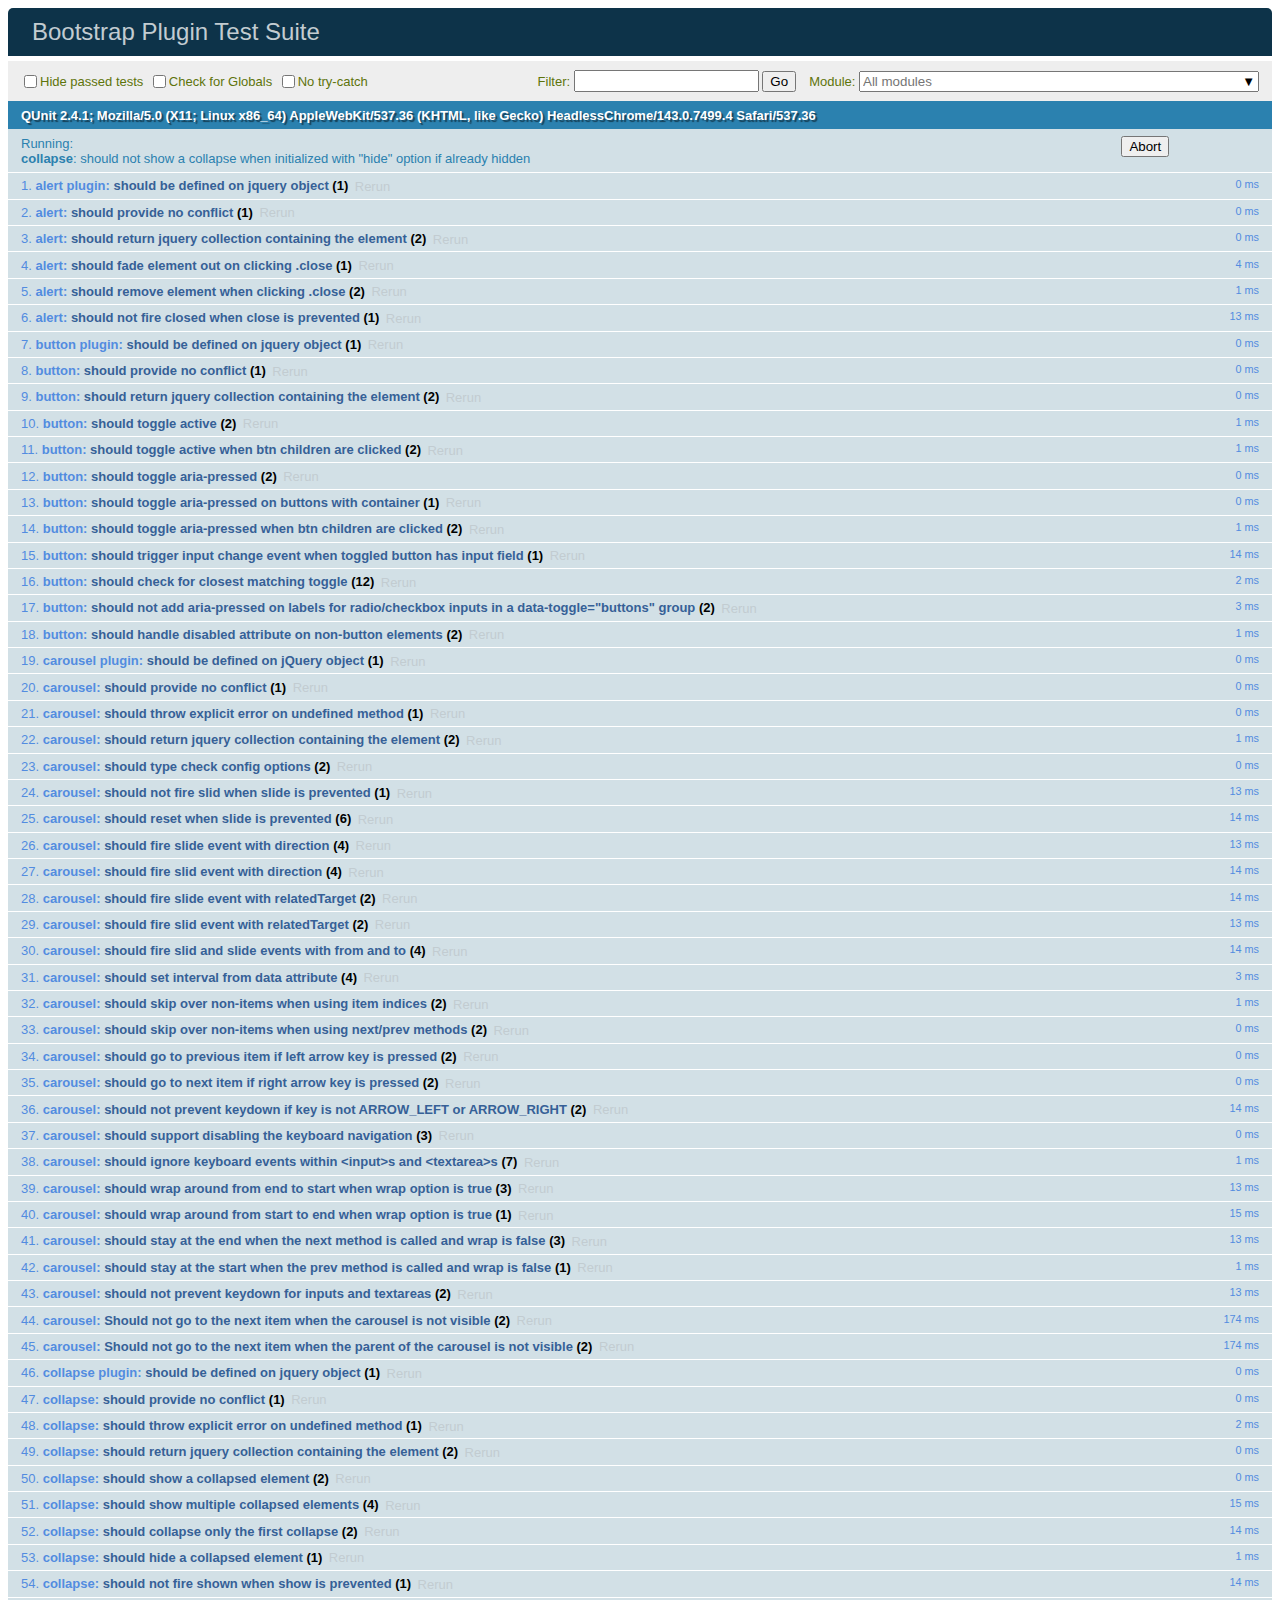
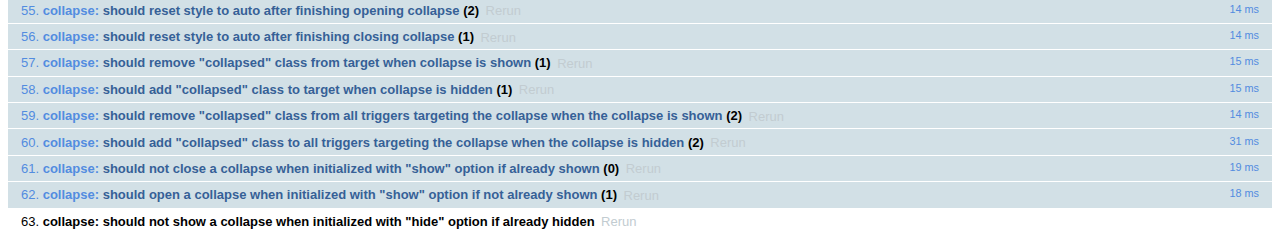
<file: src/main/resources/bootstrap-4.0.0/js/tests/index.html>
<!doctype html>
<html lang="en">
  <head>
    <meta charset="utf-8">
    <meta name="viewport" content="width=device-width, initial-scale=1, shrink-to-fit=no">
    <title>Bootstrap Plugin Test Suite</title>

    <!-- jQuery -->
    <script>
      (function () {
        var path = '../../assets/js/vendor/jquery-slim.min.js'
        // get jquery param from the query string.
        var jQueryVersion = location.search.match(/[?&]jquery=(.*?)(?=&|$)/)

        // If a version was specified, use that version from our vendor folder
        if (jQueryVersion) {
          path = 'vendor/jquery-' + jQueryVersion[1] + '.min.js'
        }
        document.write('<script src="' + path + '"><\/script>')
      }())
    </script>
    <script src="../../assets/js/vendor/popper.min.js"></script>

    <!-- QUnit -->
    <link rel="stylesheet" href="vendor/qunit.css" media="screen">
    <script src="vendor/qunit.js"></script>

    <script>
      // Disable jQuery event aliases to ensure we don't accidentally use any of them
      [
        'blur',
        'focus',
        'focusin',
        'focusout',
        'resize',
        'scroll',
        'click',
        'dblclick',
        'mousedown',
        'mouseup',
        'mousemove',
        'mouseover',
        'mouseout',
        'mouseenter',
        'mouseleave',
        'change',
        'select',
        'submit',
        'keydown',
        'keypress',
        'keyup',
        'contextmenu'
      ].forEach(function(eventAlias) {
        $.fn[eventAlias] = function() {
          throw new Error('Using the ".' + eventAlias + '()" method is not allowed, so that Bootstrap can be compatible with custom jQuery builds which exclude the "event aliases" module that defines said method. See https://github.com/twbs/bootstrap/blob/master/CONTRIBUTING.md#js')
        }
      })

      // Require assert.expect in each test
      QUnit.config.requireExpects = true

      // See https://github.com/axemclion/grunt-saucelabs#test-result-details-with-qunit
      var log = []
      var testName

      QUnit.done(function(testResults) {
        var tests = []
        for (var i = 0; i < log.length; i++) {
          var details = log[i]
          tests.push({
            name: details.name,
            result: details.result,
            expected: details.expected,
            actual: details.actual,
            source: details.source
          })
        }
        testResults.tests = tests

        window.global_test_results = testResults
      })

      QUnit.testStart(function(testDetails) {
        QUnit.log(function(details) {
          if (!details.result) {
            details.name = testDetails.name
            log.push(details)
          }
        })
      })

      // Display fixture on-screen on iOS to avoid false positives
      // See https://github.com/twbs/bootstrap/pull/15955
      if (/iPhone|iPad|iPod/.test(navigator.userAgent)) {
        QUnit.begin(function() {
          $('#qunit-fixture').css({ top: 0, left: 0 })
        })

        QUnit.done(function() {
          $('#qunit-fixture').css({ top: '', left: '' })
        })
      }
    </script>

    <!-- Transpiled Plugins -->
    <script src="../dist/util.js"></script>
    <script src="../dist/alert.js"></script>
    <script src="../dist/button.js"></script>
    <script src="../dist/carousel.js"></script>
    <script src="../dist/collapse.js"></script>
    <script src="../dist/dropdown.js"></script>
    <script src="../dist/modal.js"></script>
    <script src="../dist/scrollspy.js"></script>
    <script src="../dist/tab.js"></script>
    <script src="../dist/tooltip.js"></script>
    <script src="../dist/popover.js"></script>

    <!-- Unit Tests -->
    <script src="unit/alert.js"></script>
    <script src="unit/button.js"></script>
    <script src="unit/carousel.js"></script>
    <script src="unit/collapse.js"></script>
    <script src="unit/dropdown.js"></script>
    <script src="unit/modal.js"></script>
    <script src="unit/scrollspy.js"></script>
    <script src="unit/tab.js"></script>
    <script src="unit/tooltip.js"></script>
    <script src="unit/popover.js"></script>
    <script src="unit/util.js"></script>
  </head>
  <body>
    <div id="qunit-container">
      <div id="qunit"></div>
      <div id="qunit-fixture"></div>
    </div>
  </body>
</html>
</file>
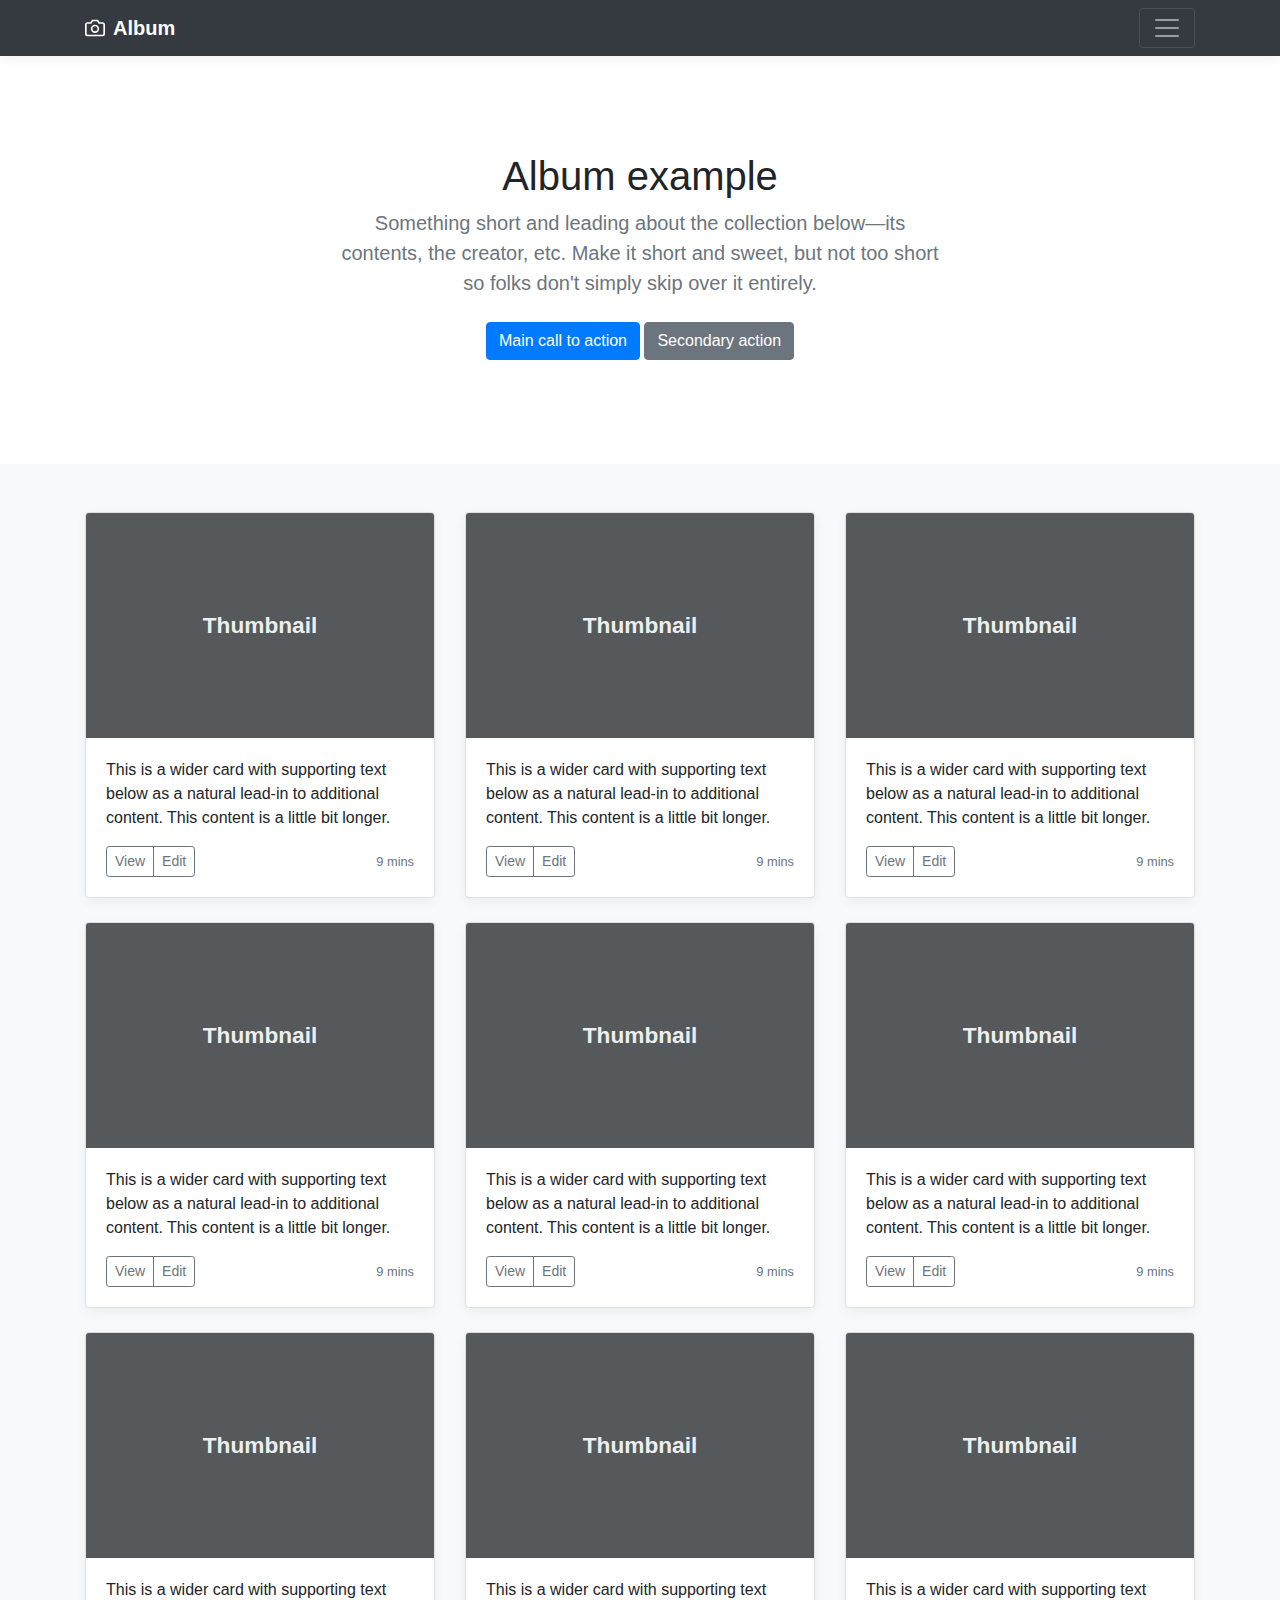
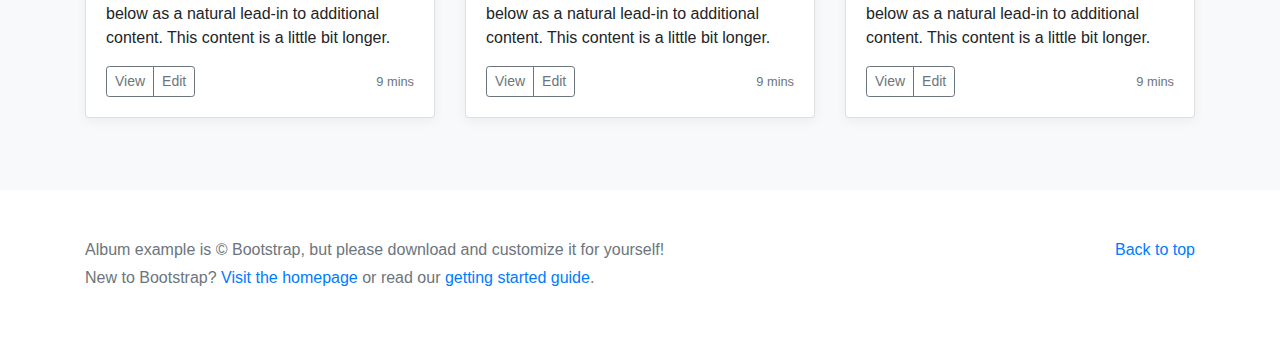
<file: src/main/resources/bootstrap-4.0.0/docs/4.0/examples/album/index.html>
<!doctype html>
<html lang="en">
  <head>
    <meta charset="utf-8">
    <meta name="viewport" content="width=device-width, initial-scale=1, shrink-to-fit=no">
    <meta name="description" content="">
    <meta name="author" content="">
    <link rel="icon" href="../../../../favicon.ico">

    <title>Album example for Bootstrap</title>

    <!-- Bootstrap core CSS -->
    <link href="../../../../dist/css/bootstrap.min.css" rel="stylesheet">

    <!-- Custom styles for this template -->
    <link href="album.css" rel="stylesheet">
  </head>

  <body>

    <header>
      <div class="collapse bg-dark" id="navbarHeader">
        <div class="container">
          <div class="row">
            <div class="col-sm-8 col-md-7 py-4">
              <h4 class="text-white">About</h4>
              <p class="text-muted">Add some information about the album below, the author, or any other background context. Make it a few sentences long so folks can pick up some informative tidbits. Then, link them off to some social networking sites or contact information.</p>
            </div>
            <div class="col-sm-4 offset-md-1 py-4">
              <h4 class="text-white">Contact</h4>
              <ul class="list-unstyled">
                <li><a href="#" class="text-white">Follow on Twitter</a></li>
                <li><a href="#" class="text-white">Like on Facebook</a></li>
                <li><a href="#" class="text-white">Email me</a></li>
              </ul>
            </div>
          </div>
        </div>
      </div>
      <div class="navbar navbar-dark bg-dark box-shadow">
        <div class="container d-flex justify-content-between">
          <a href="#" class="navbar-brand d-flex align-items-center">
            <svg xmlns="http://www.w3.org/2000/svg" width="20" height="20" viewBox="0 0 24 24" fill="none" stroke="currentColor" stroke-width="2" stroke-linecap="round" stroke-linejoin="round" class="mr-2"><path d="M23 19a2 2 0 0 1-2 2H3a2 2 0 0 1-2-2V8a2 2 0 0 1 2-2h4l2-3h6l2 3h4a2 2 0 0 1 2 2z"></path><circle cx="12" cy="13" r="4"></circle></svg>
            <strong>Album</strong>
          </a>
          <button class="navbar-toggler" type="button" data-toggle="collapse" data-target="#navbarHeader" aria-controls="navbarHeader" aria-expanded="false" aria-label="Toggle navigation">
            <span class="navbar-toggler-icon"></span>
          </button>
        </div>
      </div>
    </header>

    <main role="main">

      <section class="jumbotron text-center">
        <div class="container">
          <h1 class="jumbotron-heading">Album example</h1>
          <p class="lead text-muted">Something short and leading about the collection below—its contents, the creator, etc. Make it short and sweet, but not too short so folks don't simply skip over it entirely.</p>
          <p>
            <a href="#" class="btn btn-primary my-2">Main call to action</a>
            <a href="#" class="btn btn-secondary my-2">Secondary action</a>
          </p>
        </div>
      </section>

      <div class="album py-5 bg-light">
        <div class="container">

          <div class="row">
            <div class="col-md-4">
              <div class="card mb-4 box-shadow">
                <img class="card-img-top" data-src="holder.js/100px225?theme=thumb&bg=55595c&fg=eceeef&text=Thumbnail" alt="Card image cap">
                <div class="card-body">
                  <p class="card-text">This is a wider card with supporting text below as a natural lead-in to additional content. This content is a little bit longer.</p>
                  <div class="d-flex justify-content-between align-items-center">
                    <div class="btn-group">
                      <button type="button" class="btn btn-sm btn-outline-secondary">View</button>
                      <button type="button" class="btn btn-sm btn-outline-secondary">Edit</button>
                    </div>
                    <small class="text-muted">9 mins</small>
                  </div>
                </div>
              </div>
            </div>
            <div class="col-md-4">
              <div class="card mb-4 box-shadow">
                <img class="card-img-top" data-src="holder.js/100px225?theme=thumb&bg=55595c&fg=eceeef&text=Thumbnail" alt="Card image cap">
                <div class="card-body">
                  <p class="card-text">This is a wider card with supporting text below as a natural lead-in to additional content. This content is a little bit longer.</p>
                  <div class="d-flex justify-content-between align-items-center">
                    <div class="btn-group">
                      <button type="button" class="btn btn-sm btn-outline-secondary">View</button>
                      <button type="button" class="btn btn-sm btn-outline-secondary">Edit</button>
                    </div>
                    <small class="text-muted">9 mins</small>
                  </div>
                </div>
              </div>
            </div>
            <div class="col-md-4">
              <div class="card mb-4 box-shadow">
                <img class="card-img-top" data-src="holder.js/100px225?theme=thumb&bg=55595c&fg=eceeef&text=Thumbnail" alt="Card image cap">
                <div class="card-body">
                  <p class="card-text">This is a wider card with supporting text below as a natural lead-in to additional content. This content is a little bit longer.</p>
                  <div class="d-flex justify-content-between align-items-center">
                    <div class="btn-group">
                      <button type="button" class="btn btn-sm btn-outline-secondary">View</button>
                      <button type="button" class="btn btn-sm btn-outline-secondary">Edit</button>
                    </div>
                    <small class="text-muted">9 mins</small>
                  </div>
                </div>
              </div>
            </div>

            <div class="col-md-4">
              <div class="card mb-4 box-shadow">
                <img class="card-img-top" data-src="holder.js/100px225?theme=thumb&bg=55595c&fg=eceeef&text=Thumbnail" alt="Card image cap">
                <div class="card-body">
                  <p class="card-text">This is a wider card with supporting text below as a natural lead-in to additional content. This content is a little bit longer.</p>
                  <div class="d-flex justify-content-between align-items-center">
                    <div class="btn-group">
                      <button type="button" class="btn btn-sm btn-outline-secondary">View</button>
                      <button type="button" class="btn btn-sm btn-outline-secondary">Edit</button>
                    </div>
                    <small class="text-muted">9 mins</small>
                  </div>
                </div>
              </div>
            </div>
            <div class="col-md-4">
              <div class="card mb-4 box-shadow">
                <img class="card-img-top" data-src="holder.js/100px225?theme=thumb&bg=55595c&fg=eceeef&text=Thumbnail" alt="Card image cap">
                <div class="card-body">
                  <p class="card-text">This is a wider card with supporting text below as a natural lead-in to additional content. This content is a little bit longer.</p>
                  <div class="d-flex justify-content-between align-items-center">
                    <div class="btn-group">
                      <button type="button" class="btn btn-sm btn-outline-secondary">View</button>
                      <button type="button" class="btn btn-sm btn-outline-secondary">Edit</button>
                    </div>
                    <small class="text-muted">9 mins</small>
                  </div>
                </div>
              </div>
            </div>
            <div class="col-md-4">
              <div class="card mb-4 box-shadow">
                <img class="card-img-top" data-src="holder.js/100px225?theme=thumb&bg=55595c&fg=eceeef&text=Thumbnail" alt="Card image cap">
                <div class="card-body">
                  <p class="card-text">This is a wider card with supporting text below as a natural lead-in to additional content. This content is a little bit longer.</p>
                  <div class="d-flex justify-content-between align-items-center">
                    <div class="btn-group">
                      <button type="button" class="btn btn-sm btn-outline-secondary">View</button>
                      <button type="button" class="btn btn-sm btn-outline-secondary">Edit</button>
                    </div>
                    <small class="text-muted">9 mins</small>
                  </div>
                </div>
              </div>
            </div>

            <div class="col-md-4">
              <div class="card mb-4 box-shadow">
                <img class="card-img-top" data-src="holder.js/100px225?theme=thumb&bg=55595c&fg=eceeef&text=Thumbnail" alt="Card image cap">
                <div class="card-body">
                  <p class="card-text">This is a wider card with supporting text below as a natural lead-in to additional content. This content is a little bit longer.</p>
                  <div class="d-flex justify-content-between align-items-center">
                    <div class="btn-group">
                      <button type="button" class="btn btn-sm btn-outline-secondary">View</button>
                      <button type="button" class="btn btn-sm btn-outline-secondary">Edit</button>
                    </div>
                    <small class="text-muted">9 mins</small>
                  </div>
                </div>
              </div>
            </div>
            <div class="col-md-4">
              <div class="card mb-4 box-shadow">
                <img class="card-img-top" data-src="holder.js/100px225?theme=thumb&bg=55595c&fg=eceeef&text=Thumbnail" alt="Card image cap">
                <div class="card-body">
                  <p class="card-text">This is a wider card with supporting text below as a natural lead-in to additional content. This content is a little bit longer.</p>
                  <div class="d-flex justify-content-between align-items-center">
                    <div class="btn-group">
                      <button type="button" class="btn btn-sm btn-outline-secondary">View</button>
                      <button type="button" class="btn btn-sm btn-outline-secondary">Edit</button>
                    </div>
                    <small class="text-muted">9 mins</small>
                  </div>
                </div>
              </div>
            </div>
            <div class="col-md-4">
              <div class="card mb-4 box-shadow">
                <img class="card-img-top" data-src="holder.js/100px225?theme=thumb&bg=55595c&fg=eceeef&text=Thumbnail" alt="Card image cap">
                <div class="card-body">
                  <p class="card-text">This is a wider card with supporting text below as a natural lead-in to additional content. This content is a little bit longer.</p>
                  <div class="d-flex justify-content-between align-items-center">
                    <div class="btn-group">
                      <button type="button" class="btn btn-sm btn-outline-secondary">View</button>
                      <button type="button" class="btn btn-sm btn-outline-secondary">Edit</button>
                    </div>
                    <small class="text-muted">9 mins</small>
                  </div>
                </div>
              </div>
            </div>
          </div>
        </div>
      </div>

    </main>

    <footer class="text-muted">
      <div class="container">
        <p class="float-right">
          <a href="#">Back to top</a>
        </p>
        <p>Album example is &copy; Bootstrap, but please download and customize it for yourself!</p>
        <p>New to Bootstrap? <a href="../../">Visit the homepage</a> or read our <a href="../../getting-started/">getting started guide</a>.</p>
      </div>
    </footer>

    <!-- Bootstrap core JavaScript
    ================================================== -->
    <!-- Placed at the end of the document so the pages load faster -->
    <script src="https://code.jquery.com/jquery-3.2.1.slim.min.js" integrity="sha384-KJ3o2DKtIkvYIK3UENzmM7KCkRr/rE9/Qpg6aAZGJwFDMVNA/GpGFF93hXpG5KkN" crossorigin="anonymous"></script>
    <script>window.jQuery || document.write('<script src="../../../../assets/js/vendor/jquery-slim.min.js"><\/script>')</script>
    <script src="../../../../assets/js/vendor/popper.min.js"></script>
    <script src="../../../../dist/js/bootstrap.min.js"></script>
    <script src="../../../../assets/js/vendor/holder.min.js"></script>
  </body>
</html>
</file>
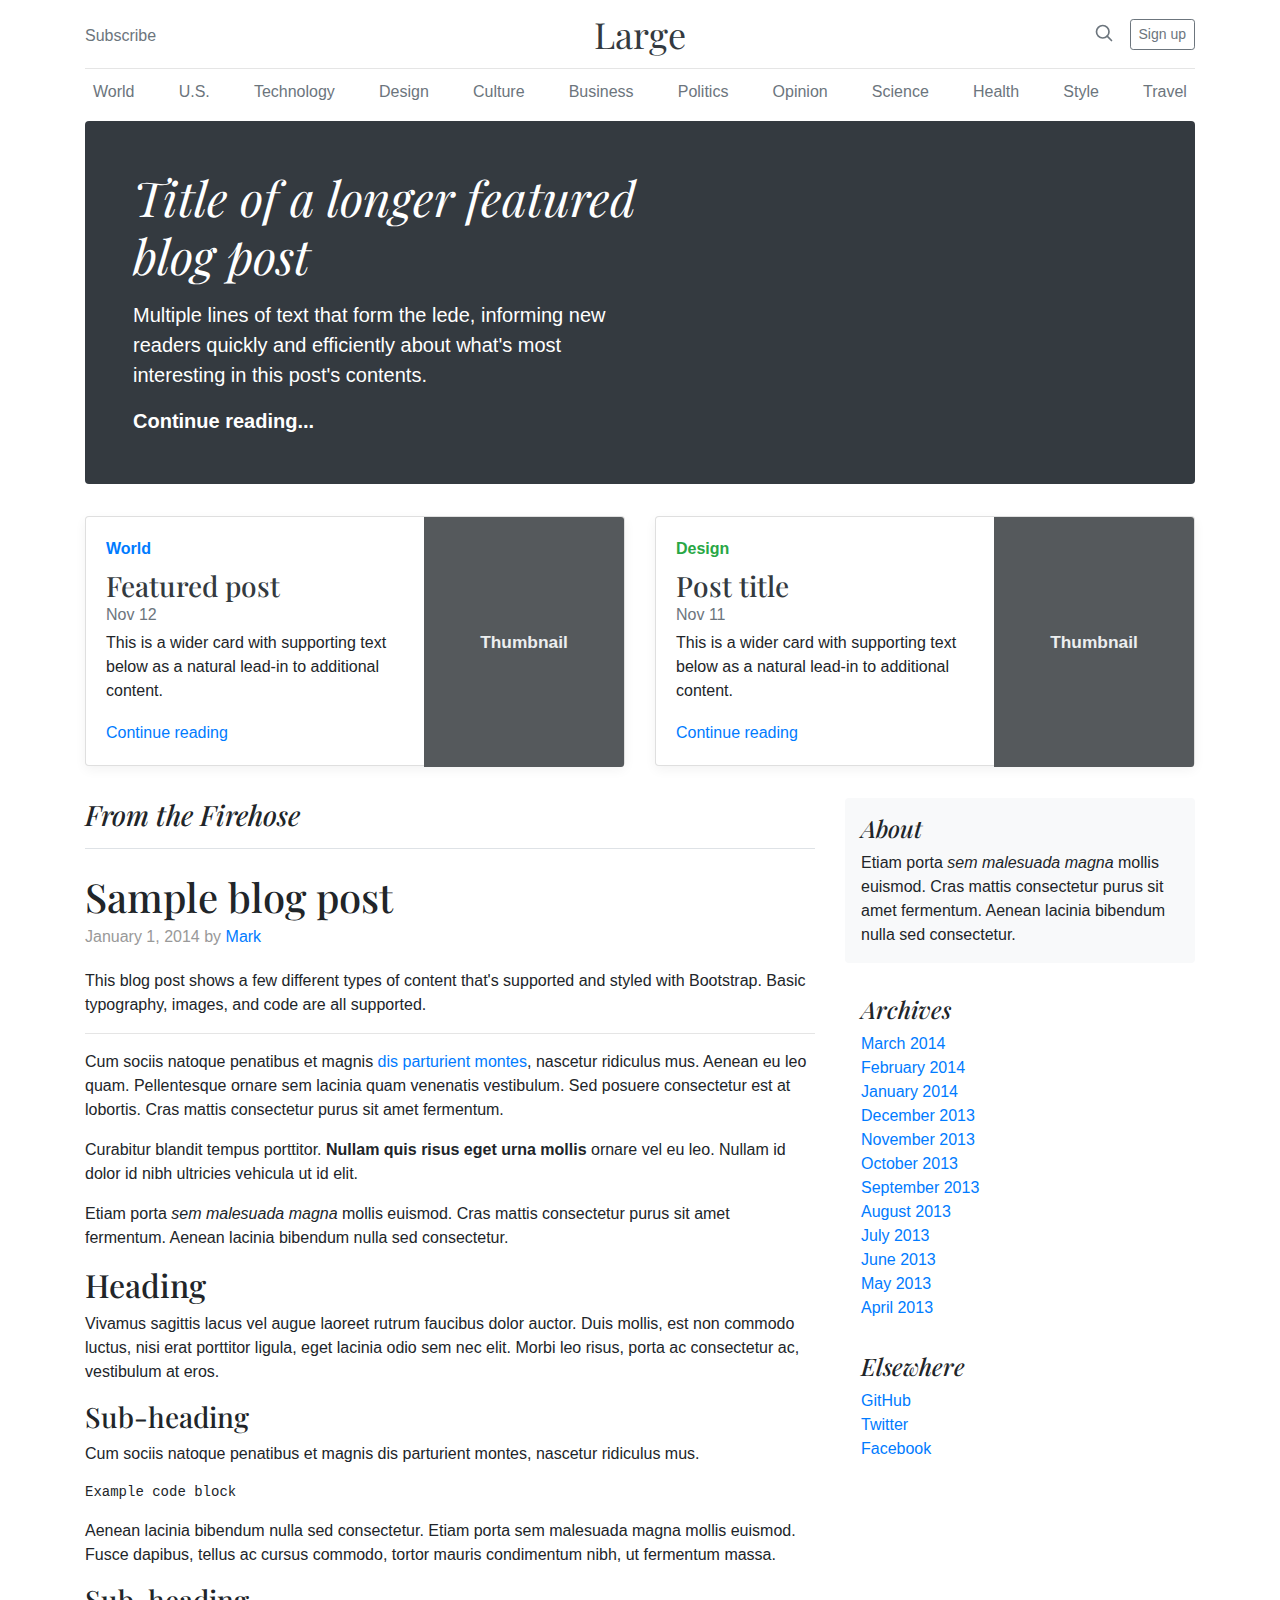
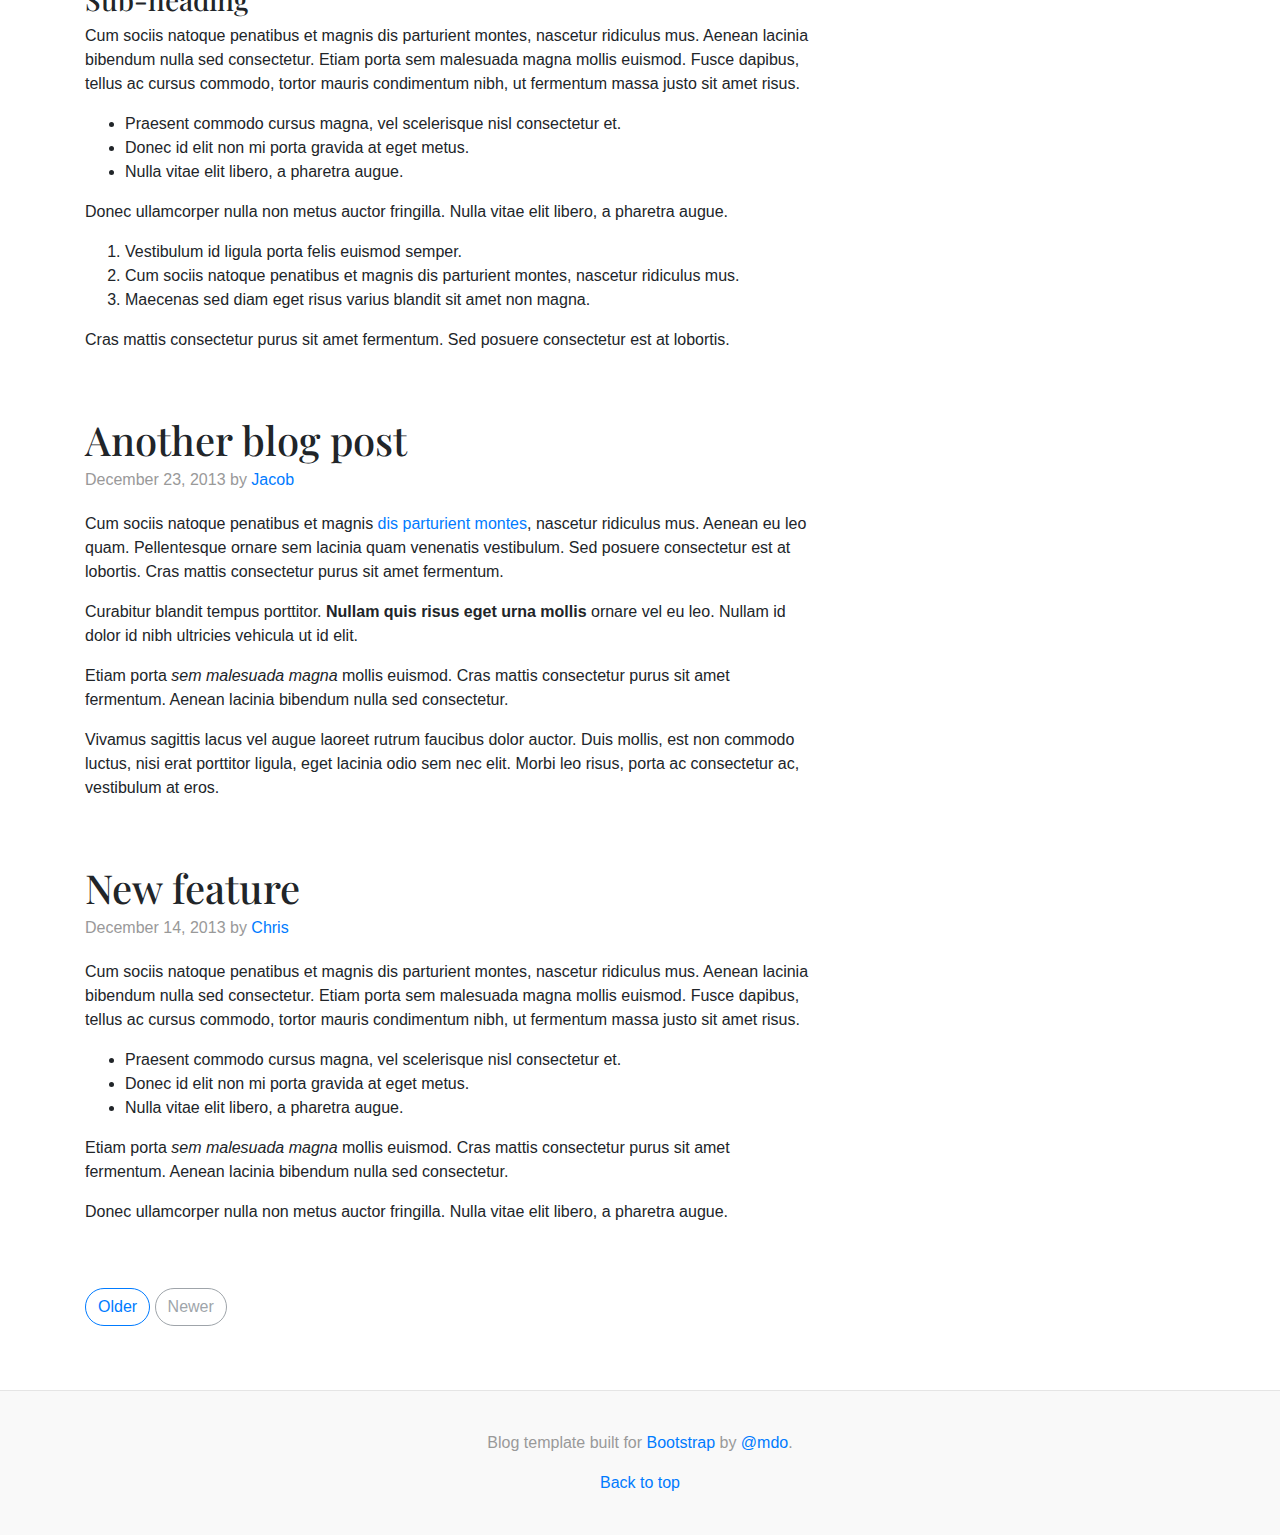
<file: src/main/resources/bootstrap-4.0.0/docs/4.0/examples/blog/index.html>
<!doctype html>
<html lang="en">
  <head>
    <meta charset="utf-8">
    <meta name="viewport" content="width=device-width, initial-scale=1, shrink-to-fit=no">
    <meta name="description" content="">
    <meta name="author" content="">
    <link rel="icon" href="../../../../favicon.ico">

    <title>Blog Template for Bootstrap</title>

    <!-- Bootstrap core CSS -->
    <link href="../../../../dist/css/bootstrap.min.css" rel="stylesheet">

    <!-- Custom styles for this template -->
    <link href="https://fonts.googleapis.com/css?family=Playfair+Display:700,900" rel="stylesheet">
    <link href="blog.css" rel="stylesheet">
  </head>

  <body>

    <div class="container">
      <header class="blog-header py-3">
        <div class="row flex-nowrap justify-content-between align-items-center">
          <div class="col-4 pt-1">
            <a class="text-muted" href="#">Subscribe</a>
          </div>
          <div class="col-4 text-center">
            <a class="blog-header-logo text-dark" href="#">Large</a>
          </div>
          <div class="col-4 d-flex justify-content-end align-items-center">
            <a class="text-muted" href="#">
              <svg xmlns="http://www.w3.org/2000/svg" width="20" height="20" viewBox="0 0 24 24" fill="none" stroke="currentColor" stroke-width="2" stroke-linecap="round" stroke-linejoin="round" class="mx-3"><circle cx="10.5" cy="10.5" r="7.5"></circle><line x1="21" y1="21" x2="15.8" y2="15.8"></line></svg>
            </a>
            <a class="btn btn-sm btn-outline-secondary" href="#">Sign up</a>
          </div>
        </div>
      </header>

      <div class="nav-scroller py-1 mb-2">
        <nav class="nav d-flex justify-content-between">
          <a class="p-2 text-muted" href="#">World</a>
          <a class="p-2 text-muted" href="#">U.S.</a>
          <a class="p-2 text-muted" href="#">Technology</a>
          <a class="p-2 text-muted" href="#">Design</a>
          <a class="p-2 text-muted" href="#">Culture</a>
          <a class="p-2 text-muted" href="#">Business</a>
          <a class="p-2 text-muted" href="#">Politics</a>
          <a class="p-2 text-muted" href="#">Opinion</a>
          <a class="p-2 text-muted" href="#">Science</a>
          <a class="p-2 text-muted" href="#">Health</a>
          <a class="p-2 text-muted" href="#">Style</a>
          <a class="p-2 text-muted" href="#">Travel</a>
        </nav>
      </div>

      <div class="jumbotron p-3 p-md-5 text-white rounded bg-dark">
        <div class="col-md-6 px-0">
          <h1 class="display-4 font-italic">Title of a longer featured blog post</h1>
          <p class="lead my-3">Multiple lines of text that form the lede, informing new readers quickly and efficiently about what's most interesting in this post's contents.</p>
          <p class="lead mb-0"><a href="#" class="text-white font-weight-bold">Continue reading...</a></p>
        </div>
      </div>

      <div class="row mb-2">
        <div class="col-md-6">
          <div class="card flex-md-row mb-4 box-shadow h-md-250">
            <div class="card-body d-flex flex-column align-items-start">
              <strong class="d-inline-block mb-2 text-primary">World</strong>
              <h3 class="mb-0">
                <a class="text-dark" href="#">Featured post</a>
              </h3>
              <div class="mb-1 text-muted">Nov 12</div>
              <p class="card-text mb-auto">This is a wider card with supporting text below as a natural lead-in to additional content.</p>
              <a href="#">Continue reading</a>
            </div>
            <img class="card-img-right flex-auto d-none d-md-block" data-src="holder.js/200x250?theme=thumb" alt="Card image cap">
          </div>
        </div>
        <div class="col-md-6">
          <div class="card flex-md-row mb-4 box-shadow h-md-250">
            <div class="card-body d-flex flex-column align-items-start">
              <strong class="d-inline-block mb-2 text-success">Design</strong>
              <h3 class="mb-0">
                <a class="text-dark" href="#">Post title</a>
              </h3>
              <div class="mb-1 text-muted">Nov 11</div>
              <p class="card-text mb-auto">This is a wider card with supporting text below as a natural lead-in to additional content.</p>
              <a href="#">Continue reading</a>
            </div>
            <img class="card-img-right flex-auto d-none d-md-block" data-src="holder.js/200x250?theme=thumb" alt="Card image cap">
          </div>
        </div>
      </div>
    </div>

    <main role="main" class="container">
      <div class="row">
        <div class="col-md-8 blog-main">
          <h3 class="pb-3 mb-4 font-italic border-bottom">
            From the Firehose
          </h3>

          <div class="blog-post">
            <h2 class="blog-post-title">Sample blog post</h2>
            <p class="blog-post-meta">January 1, 2014 by <a href="#">Mark</a></p>

            <p>This blog post shows a few different types of content that's supported and styled with Bootstrap. Basic typography, images, and code are all supported.</p>
            <hr>
            <p>Cum sociis natoque penatibus et magnis <a href="#">dis parturient montes</a>, nascetur ridiculus mus. Aenean eu leo quam. Pellentesque ornare sem lacinia quam venenatis vestibulum. Sed posuere consectetur est at lobortis. Cras mattis consectetur purus sit amet fermentum.</p>
            <blockquote>
              <p>Curabitur blandit tempus porttitor. <strong>Nullam quis risus eget urna mollis</strong> ornare vel eu leo. Nullam id dolor id nibh ultricies vehicula ut id elit.</p>
            </blockquote>
            <p>Etiam porta <em>sem malesuada magna</em> mollis euismod. Cras mattis consectetur purus sit amet fermentum. Aenean lacinia bibendum nulla sed consectetur.</p>
            <h2>Heading</h2>
            <p>Vivamus sagittis lacus vel augue laoreet rutrum faucibus dolor auctor. Duis mollis, est non commodo luctus, nisi erat porttitor ligula, eget lacinia odio sem nec elit. Morbi leo risus, porta ac consectetur ac, vestibulum at eros.</p>
            <h3>Sub-heading</h3>
            <p>Cum sociis natoque penatibus et magnis dis parturient montes, nascetur ridiculus mus.</p>
            <pre><code>Example code block</code></pre>
            <p>Aenean lacinia bibendum nulla sed consectetur. Etiam porta sem malesuada magna mollis euismod. Fusce dapibus, tellus ac cursus commodo, tortor mauris condimentum nibh, ut fermentum massa.</p>
            <h3>Sub-heading</h3>
            <p>Cum sociis natoque penatibus et magnis dis parturient montes, nascetur ridiculus mus. Aenean lacinia bibendum nulla sed consectetur. Etiam porta sem malesuada magna mollis euismod. Fusce dapibus, tellus ac cursus commodo, tortor mauris condimentum nibh, ut fermentum massa justo sit amet risus.</p>
            <ul>
              <li>Praesent commodo cursus magna, vel scelerisque nisl consectetur et.</li>
              <li>Donec id elit non mi porta gravida at eget metus.</li>
              <li>Nulla vitae elit libero, a pharetra augue.</li>
            </ul>
            <p>Donec ullamcorper nulla non metus auctor fringilla. Nulla vitae elit libero, a pharetra augue.</p>
            <ol>
              <li>Vestibulum id ligula porta felis euismod semper.</li>
              <li>Cum sociis natoque penatibus et magnis dis parturient montes, nascetur ridiculus mus.</li>
              <li>Maecenas sed diam eget risus varius blandit sit amet non magna.</li>
            </ol>
            <p>Cras mattis consectetur purus sit amet fermentum. Sed posuere consectetur est at lobortis.</p>
          </div><!-- /.blog-post -->

          <div class="blog-post">
            <h2 class="blog-post-title">Another blog post</h2>
            <p class="blog-post-meta">December 23, 2013 by <a href="#">Jacob</a></p>

            <p>Cum sociis natoque penatibus et magnis <a href="#">dis parturient montes</a>, nascetur ridiculus mus. Aenean eu leo quam. Pellentesque ornare sem lacinia quam venenatis vestibulum. Sed posuere consectetur est at lobortis. Cras mattis consectetur purus sit amet fermentum.</p>
            <blockquote>
              <p>Curabitur blandit tempus porttitor. <strong>Nullam quis risus eget urna mollis</strong> ornare vel eu leo. Nullam id dolor id nibh ultricies vehicula ut id elit.</p>
            </blockquote>
            <p>Etiam porta <em>sem malesuada magna</em> mollis euismod. Cras mattis consectetur purus sit amet fermentum. Aenean lacinia bibendum nulla sed consectetur.</p>
            <p>Vivamus sagittis lacus vel augue laoreet rutrum faucibus dolor auctor. Duis mollis, est non commodo luctus, nisi erat porttitor ligula, eget lacinia odio sem nec elit. Morbi leo risus, porta ac consectetur ac, vestibulum at eros.</p>
          </div><!-- /.blog-post -->

          <div class="blog-post">
            <h2 class="blog-post-title">New feature</h2>
            <p class="blog-post-meta">December 14, 2013 by <a href="#">Chris</a></p>

            <p>Cum sociis natoque penatibus et magnis dis parturient montes, nascetur ridiculus mus. Aenean lacinia bibendum nulla sed consectetur. Etiam porta sem malesuada magna mollis euismod. Fusce dapibus, tellus ac cursus commodo, tortor mauris condimentum nibh, ut fermentum massa justo sit amet risus.</p>
            <ul>
              <li>Praesent commodo cursus magna, vel scelerisque nisl consectetur et.</li>
              <li>Donec id elit non mi porta gravida at eget metus.</li>
              <li>Nulla vitae elit libero, a pharetra augue.</li>
            </ul>
            <p>Etiam porta <em>sem malesuada magna</em> mollis euismod. Cras mattis consectetur purus sit amet fermentum. Aenean lacinia bibendum nulla sed consectetur.</p>
            <p>Donec ullamcorper nulla non metus auctor fringilla. Nulla vitae elit libero, a pharetra augue.</p>
          </div><!-- /.blog-post -->

          <nav class="blog-pagination">
            <a class="btn btn-outline-primary" href="#">Older</a>
            <a class="btn btn-outline-secondary disabled" href="#">Newer</a>
          </nav>

        </div><!-- /.blog-main -->

        <aside class="col-md-4 blog-sidebar">
          <div class="p-3 mb-3 bg-light rounded">
            <h4 class="font-italic">About</h4>
            <p class="mb-0">Etiam porta <em>sem malesuada magna</em> mollis euismod. Cras mattis consectetur purus sit amet fermentum. Aenean lacinia bibendum nulla sed consectetur.</p>
          </div>

          <div class="p-3">
            <h4 class="font-italic">Archives</h4>
            <ol class="list-unstyled mb-0">
              <li><a href="#">March 2014</a></li>
              <li><a href="#">February 2014</a></li>
              <li><a href="#">January 2014</a></li>
              <li><a href="#">December 2013</a></li>
              <li><a href="#">November 2013</a></li>
              <li><a href="#">October 2013</a></li>
              <li><a href="#">September 2013</a></li>
              <li><a href="#">August 2013</a></li>
              <li><a href="#">July 2013</a></li>
              <li><a href="#">June 2013</a></li>
              <li><a href="#">May 2013</a></li>
              <li><a href="#">April 2013</a></li>
            </ol>
          </div>

          <div class="p-3">
            <h4 class="font-italic">Elsewhere</h4>
            <ol class="list-unstyled">
              <li><a href="#">GitHub</a></li>
              <li><a href="#">Twitter</a></li>
              <li><a href="#">Facebook</a></li>
            </ol>
          </div>
        </aside><!-- /.blog-sidebar -->

      </div><!-- /.row -->

    </main><!-- /.container -->

    <footer class="blog-footer">
      <p>Blog template built for <a href="https://getbootstrap.com/">Bootstrap</a> by <a href="https://twitter.com/mdo">@mdo</a>.</p>
      <p>
        <a href="#">Back to top</a>
      </p>
    </footer>

    <!-- Bootstrap core JavaScript
    ================================================== -->
    <!-- Placed at the end of the document so the pages load faster -->
    <script src="https://code.jquery.com/jquery-3.2.1.slim.min.js" integrity="sha384-KJ3o2DKtIkvYIK3UENzmM7KCkRr/rE9/Qpg6aAZGJwFDMVNA/GpGFF93hXpG5KkN" crossorigin="anonymous"></script>
    <script>window.jQuery || document.write('<script src="../../../../assets/js/vendor/jquery-slim.min.js"><\/script>')</script>
    <script src="../../../../assets/js/vendor/popper.min.js"></script>
    <script src="../../../../dist/js/bootstrap.min.js"></script>
    <script src="../../../../assets/js/vendor/holder.min.js"></script>
    <script>
      Holder.addTheme('thumb', {
        bg: '#55595c',
        fg: '#eceeef',
        text: 'Thumbnail'
      });
    </script>
  </body>
</html>
</file>
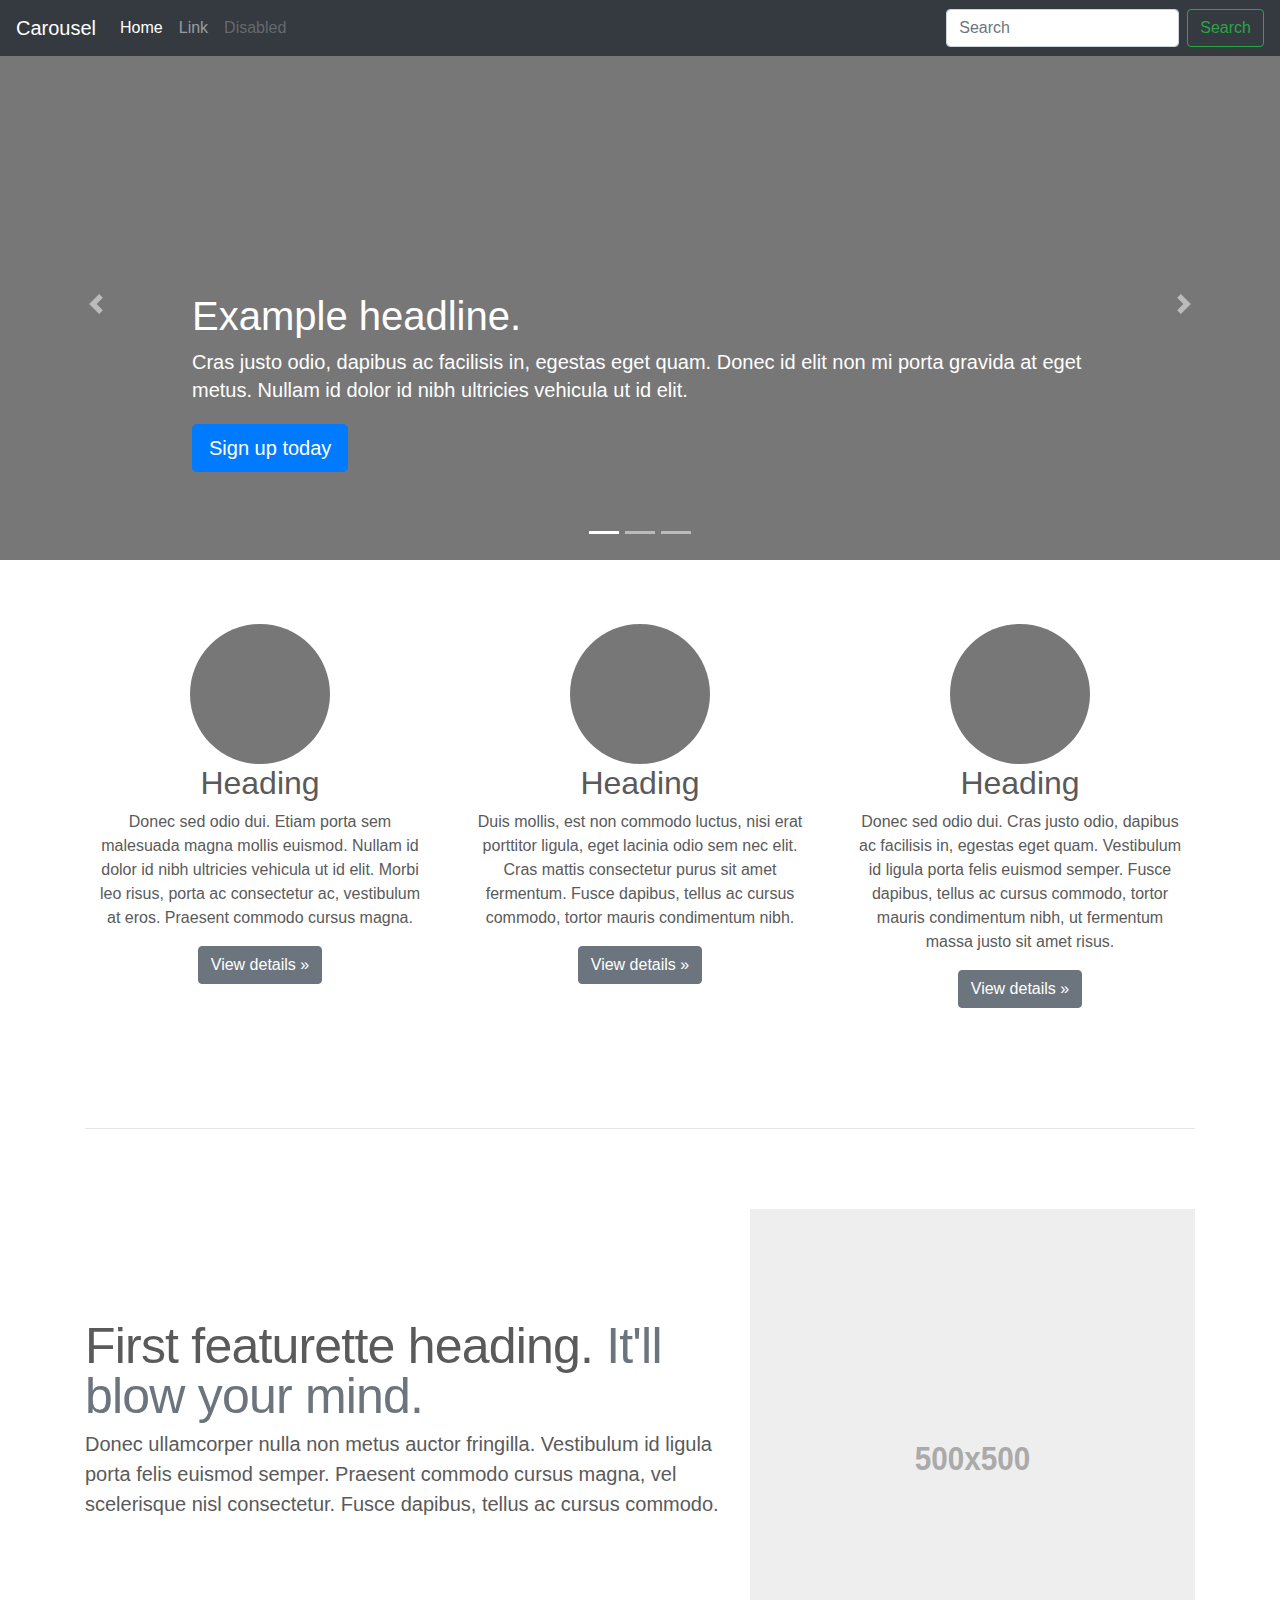
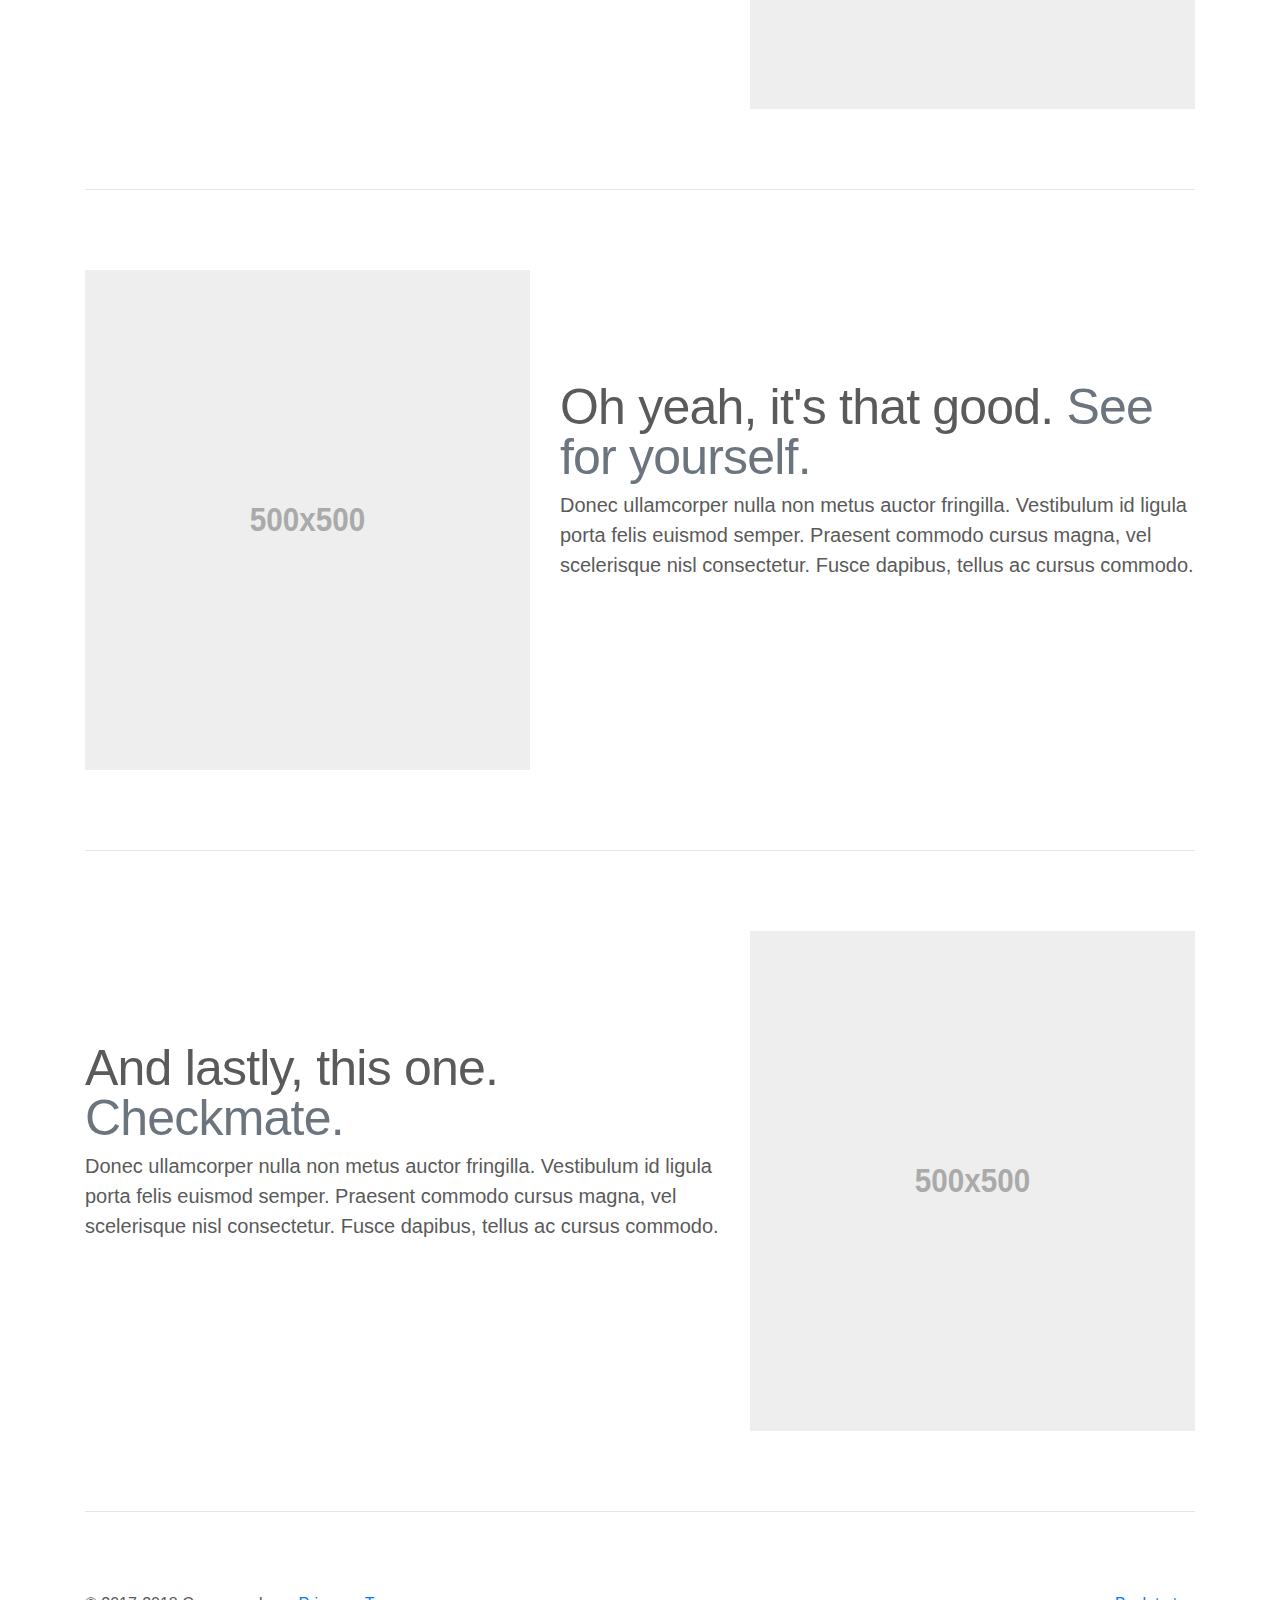
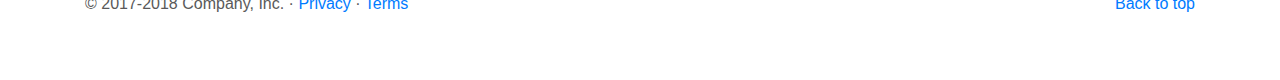
<file: src/main/resources/bootstrap-4.0.0/docs/4.0/examples/carousel/index.html>
<!doctype html>
<html lang="en">
  <head>
    <meta charset="utf-8">
    <meta name="viewport" content="width=device-width, initial-scale=1, shrink-to-fit=no">
    <meta name="description" content="">
    <meta name="author" content="">
    <link rel="icon" href="../../../../favicon.ico">

    <title>Carousel Template for Bootstrap</title>

    <!-- Bootstrap core CSS -->
    <link href="../../../../dist/css/bootstrap.min.css" rel="stylesheet">

    <!-- Custom styles for this template -->
    <link href="carousel.css" rel="stylesheet">
  </head>
  <body>

    <header>
      <nav class="navbar navbar-expand-md navbar-dark fixed-top bg-dark">
        <a class="navbar-brand" href="#">Carousel</a>
        <button class="navbar-toggler" type="button" data-toggle="collapse" data-target="#navbarCollapse" aria-controls="navbarCollapse" aria-expanded="false" aria-label="Toggle navigation">
          <span class="navbar-toggler-icon"></span>
        </button>
        <div class="collapse navbar-collapse" id="navbarCollapse">
          <ul class="navbar-nav mr-auto">
            <li class="nav-item active">
              <a class="nav-link" href="#">Home <span class="sr-only">(current)</span></a>
            </li>
            <li class="nav-item">
              <a class="nav-link" href="#">Link</a>
            </li>
            <li class="nav-item">
              <a class="nav-link disabled" href="#">Disabled</a>
            </li>
          </ul>
          <form class="form-inline mt-2 mt-md-0">
            <input class="form-control mr-sm-2" type="text" placeholder="Search" aria-label="Search">
            <button class="btn btn-outline-success my-2 my-sm-0" type="submit">Search</button>
          </form>
        </div>
      </nav>
    </header>

    <main role="main">

      <div id="myCarousel" class="carousel slide" data-ride="carousel">
        <ol class="carousel-indicators">
          <li data-target="#myCarousel" data-slide-to="0" class="active"></li>
          <li data-target="#myCarousel" data-slide-to="1"></li>
          <li data-target="#myCarousel" data-slide-to="2"></li>
        </ol>
        <div class="carousel-inner">
          <div class="carousel-item active">
            <img class="first-slide" src="[data-uri]" alt="First slide">
            <div class="container">
              <div class="carousel-caption text-left">
                <h1>Example headline.</h1>
                <p>Cras justo odio, dapibus ac facilisis in, egestas eget quam. Donec id elit non mi porta gravida at eget metus. Nullam id dolor id nibh ultricies vehicula ut id elit.</p>
                <p><a class="btn btn-lg btn-primary" href="#" role="button">Sign up today</a></p>
              </div>
            </div>
          </div>
          <div class="carousel-item">
            <img class="second-slide" src="[data-uri]" alt="Second slide">
            <div class="container">
              <div class="carousel-caption">
                <h1>Another example headline.</h1>
                <p>Cras justo odio, dapibus ac facilisis in, egestas eget quam. Donec id elit non mi porta gravida at eget metus. Nullam id dolor id nibh ultricies vehicula ut id elit.</p>
                <p><a class="btn btn-lg btn-primary" href="#" role="button">Learn more</a></p>
              </div>
            </div>
          </div>
          <div class="carousel-item">
            <img class="third-slide" src="[data-uri]" alt="Third slide">
            <div class="container">
              <div class="carousel-caption text-right">
                <h1>One more for good measure.</h1>
                <p>Cras justo odio, dapibus ac facilisis in, egestas eget quam. Donec id elit non mi porta gravida at eget metus. Nullam id dolor id nibh ultricies vehicula ut id elit.</p>
                <p><a class="btn btn-lg btn-primary" href="#" role="button">Browse gallery</a></p>
              </div>
            </div>
          </div>
        </div>
        <a class="carousel-control-prev" href="#myCarousel" role="button" data-slide="prev">
          <span class="carousel-control-prev-icon" aria-hidden="true"></span>
          <span class="sr-only">Previous</span>
        </a>
        <a class="carousel-control-next" href="#myCarousel" role="button" data-slide="next">
          <span class="carousel-control-next-icon" aria-hidden="true"></span>
          <span class="sr-only">Next</span>
        </a>
      </div>


      <!-- Marketing messaging and featurettes
      ================================================== -->
      <!-- Wrap the rest of the page in another container to center all the content. -->

      <div class="container marketing">

        <!-- Three columns of text below the carousel -->
        <div class="row">
          <div class="col-lg-4">
            <img class="rounded-circle" src="[data-uri]" alt="Generic placeholder image" width="140" height="140">
            <h2>Heading</h2>
            <p>Donec sed odio dui. Etiam porta sem malesuada magna mollis euismod. Nullam id dolor id nibh ultricies vehicula ut id elit. Morbi leo risus, porta ac consectetur ac, vestibulum at eros. Praesent commodo cursus magna.</p>
            <p><a class="btn btn-secondary" href="#" role="button">View details &raquo;</a></p>
          </div><!-- /.col-lg-4 -->
          <div class="col-lg-4">
            <img class="rounded-circle" src="[data-uri]" alt="Generic placeholder image" width="140" height="140">
            <h2>Heading</h2>
            <p>Duis mollis, est non commodo luctus, nisi erat porttitor ligula, eget lacinia odio sem nec elit. Cras mattis consectetur purus sit amet fermentum. Fusce dapibus, tellus ac cursus commodo, tortor mauris condimentum nibh.</p>
            <p><a class="btn btn-secondary" href="#" role="button">View details &raquo;</a></p>
          </div><!-- /.col-lg-4 -->
          <div class="col-lg-4">
            <img class="rounded-circle" src="[data-uri]" alt="Generic placeholder image" width="140" height="140">
            <h2>Heading</h2>
            <p>Donec sed odio dui. Cras justo odio, dapibus ac facilisis in, egestas eget quam. Vestibulum id ligula porta felis euismod semper. Fusce dapibus, tellus ac cursus commodo, tortor mauris condimentum nibh, ut fermentum massa justo sit amet risus.</p>
            <p><a class="btn btn-secondary" href="#" role="button">View details &raquo;</a></p>
          </div><!-- /.col-lg-4 -->
        </div><!-- /.row -->


        <!-- START THE FEATURETTES -->

        <hr class="featurette-divider">

        <div class="row featurette">
          <div class="col-md-7">
            <h2 class="featurette-heading">First featurette heading. <span class="text-muted">It'll blow your mind.</span></h2>
            <p class="lead">Donec ullamcorper nulla non metus auctor fringilla. Vestibulum id ligula porta felis euismod semper. Praesent commodo cursus magna, vel scelerisque nisl consectetur. Fusce dapibus, tellus ac cursus commodo.</p>
          </div>
          <div class="col-md-5">
            <img class="featurette-image img-fluid mx-auto" data-src="holder.js/500x500/auto" alt="Generic placeholder image">
          </div>
        </div>

        <hr class="featurette-divider">

        <div class="row featurette">
          <div class="col-md-7 order-md-2">
            <h2 class="featurette-heading">Oh yeah, it's that good. <span class="text-muted">See for yourself.</span></h2>
            <p class="lead">Donec ullamcorper nulla non metus auctor fringilla. Vestibulum id ligula porta felis euismod semper. Praesent commodo cursus magna, vel scelerisque nisl consectetur. Fusce dapibus, tellus ac cursus commodo.</p>
          </div>
          <div class="col-md-5 order-md-1">
            <img class="featurette-image img-fluid mx-auto" data-src="holder.js/500x500/auto" alt="Generic placeholder image">
          </div>
        </div>

        <hr class="featurette-divider">

        <div class="row featurette">
          <div class="col-md-7">
            <h2 class="featurette-heading">And lastly, this one. <span class="text-muted">Checkmate.</span></h2>
            <p class="lead">Donec ullamcorper nulla non metus auctor fringilla. Vestibulum id ligula porta felis euismod semper. Praesent commodo cursus magna, vel scelerisque nisl consectetur. Fusce dapibus, tellus ac cursus commodo.</p>
          </div>
          <div class="col-md-5">
            <img class="featurette-image img-fluid mx-auto" data-src="holder.js/500x500/auto" alt="Generic placeholder image">
          </div>
        </div>

        <hr class="featurette-divider">

        <!-- /END THE FEATURETTES -->

      </div><!-- /.container -->


      <!-- FOOTER -->
      <footer class="container">
        <p class="float-right"><a href="#">Back to top</a></p>
        <p>&copy; 2017-2018 Company, Inc. &middot; <a href="#">Privacy</a> &middot; <a href="#">Terms</a></p>
      </footer>
    </main>

    <!-- Bootstrap core JavaScript
    ================================================== -->
    <!-- Placed at the end of the document so the pages load faster -->
    <script src="https://code.jquery.com/jquery-3.2.1.slim.min.js" integrity="sha384-KJ3o2DKtIkvYIK3UENzmM7KCkRr/rE9/Qpg6aAZGJwFDMVNA/GpGFF93hXpG5KkN" crossorigin="anonymous"></script>
    <script>window.jQuery || document.write('<script src="../../../../assets/js/vendor/jquery-slim.min.js"><\/script>')</script>
    <script src="../../../../assets/js/vendor/popper.min.js"></script>
    <script src="../../../../dist/js/bootstrap.min.js"></script>
    <!-- Just to make our placeholder img work. Don't actually copy the next line! -->
    <script src="../../../../assets/js/vendor/holder.min.js"></script>
  </body>
</html>
</file>
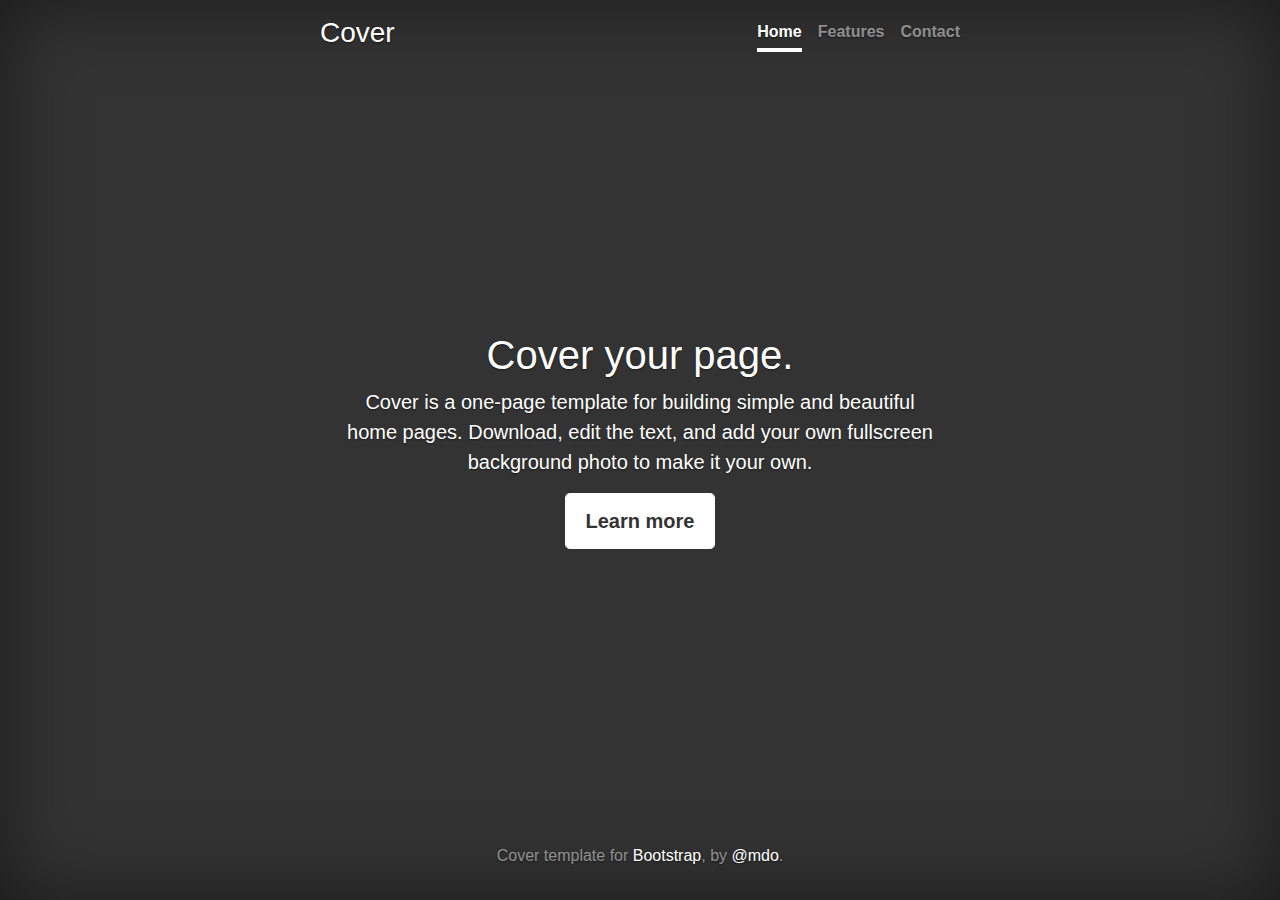
<file: src/main/resources/bootstrap-4.0.0/docs/4.0/examples/cover/index.html>
<!doctype html>
<html lang="en">
  <head>
    <meta charset="utf-8">
    <meta name="viewport" content="width=device-width, initial-scale=1, shrink-to-fit=no">
    <meta name="description" content="">
    <meta name="author" content="">
    <link rel="icon" href="../../../../favicon.ico">

    <title>Cover Template for Bootstrap</title>

    <!-- Bootstrap core CSS -->
    <link href="../../../../dist/css/bootstrap.min.css" rel="stylesheet">

    <!-- Custom styles for this template -->
    <link href="cover.css" rel="stylesheet">
  </head>

  <body class="text-center">

    <div class="cover-container d-flex h-100 p-3 mx-auto flex-column">
      <header class="masthead mb-auto">
        <div class="inner">
          <h3 class="masthead-brand">Cover</h3>
          <nav class="nav nav-masthead justify-content-center">
            <a class="nav-link active" href="#">Home</a>
            <a class="nav-link" href="#">Features</a>
            <a class="nav-link" href="#">Contact</a>
          </nav>
        </div>
      </header>

      <main role="main" class="inner cover">
        <h1 class="cover-heading">Cover your page.</h1>
        <p class="lead">Cover is a one-page template for building simple and beautiful home pages. Download, edit the text, and add your own fullscreen background photo to make it your own.</p>
        <p class="lead">
          <a href="#" class="btn btn-lg btn-secondary">Learn more</a>
        </p>
      </main>

      <footer class="mastfoot mt-auto">
        <div class="inner">
          <p>Cover template for <a href="https://getbootstrap.com/">Bootstrap</a>, by <a href="https://twitter.com/mdo">@mdo</a>.</p>
        </div>
      </footer>
    </div>


    <!-- Bootstrap core JavaScript
    ================================================== -->
    <!-- Placed at the end of the document so the pages load faster -->
    <script src="https://code.jquery.com/jquery-3.2.1.slim.min.js" integrity="sha384-KJ3o2DKtIkvYIK3UENzmM7KCkRr/rE9/Qpg6aAZGJwFDMVNA/GpGFF93hXpG5KkN" crossorigin="anonymous"></script>
    <script>window.jQuery || document.write('<script src="../../../../assets/js/vendor/jquery-slim.min.js"><\/script>')</script>
    <script src="../../../../assets/js/vendor/popper.min.js"></script>
    <script src="../../../../dist/js/bootstrap.min.js"></script>
  </body>
</html>
</file>
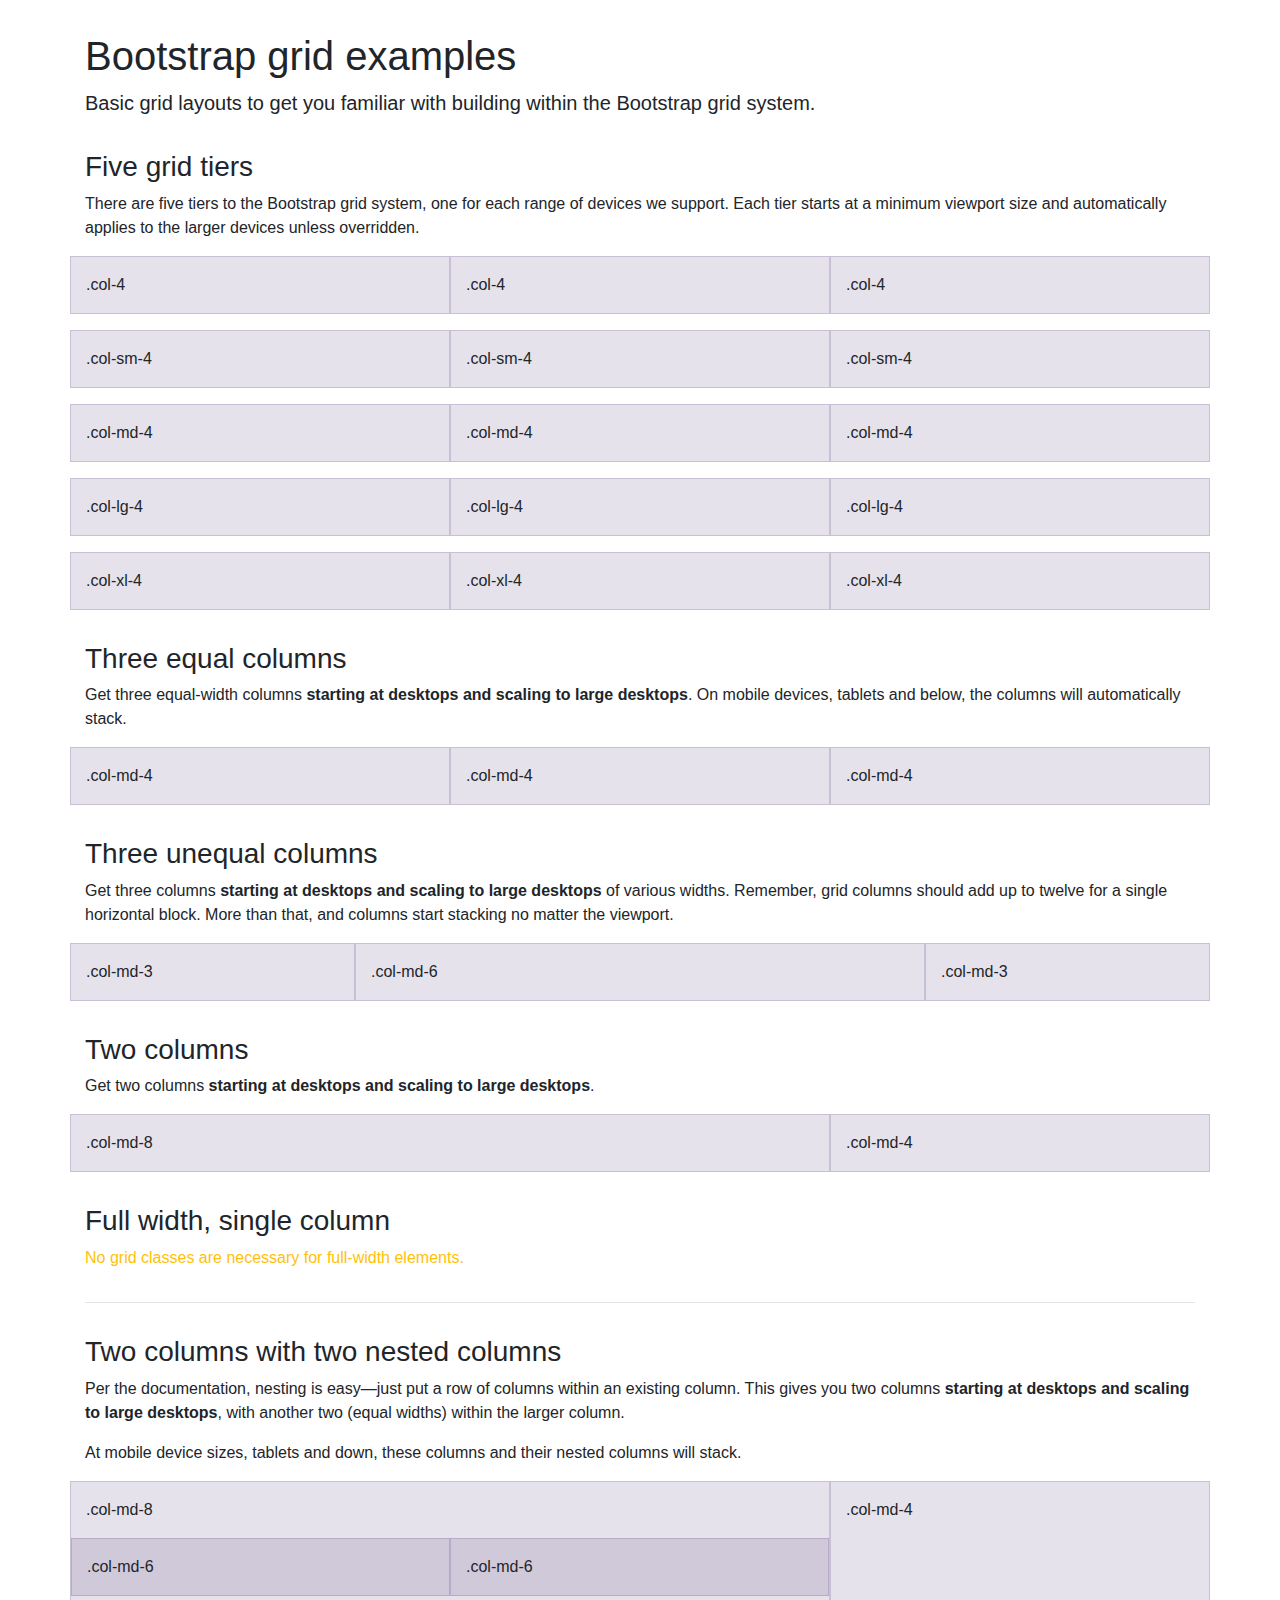
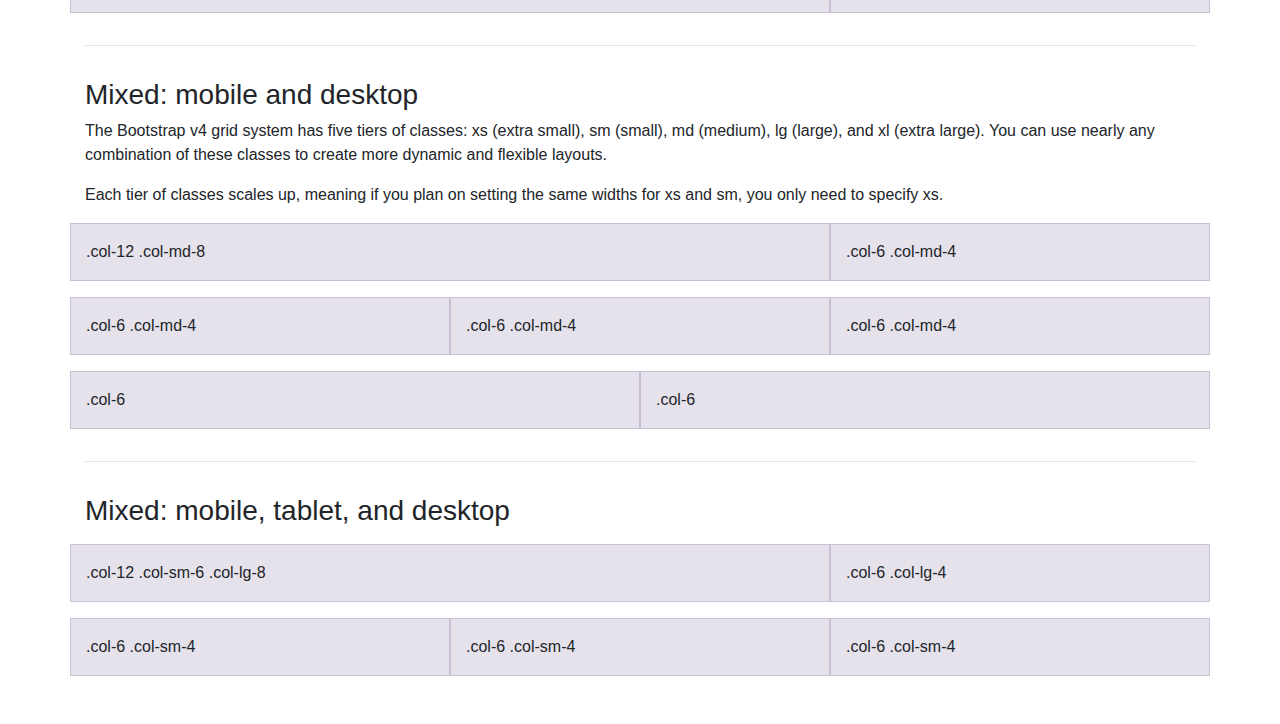
<file: src/main/resources/bootstrap-4.0.0/docs/4.0/examples/grid/index.html>
<!doctype html>
<html lang="en">
  <head>
    <meta charset="utf-8">
    <meta name="viewport" content="width=device-width, initial-scale=1, shrink-to-fit=no">
    <meta name="description" content="">
    <meta name="author" content="">
    <link rel="icon" href="../../../../favicon.ico">

    <title>Grid Template for Bootstrap</title>

    <!-- Bootstrap core CSS -->
    <link href="../../../../dist/css/bootstrap.min.css" rel="stylesheet">

    <!-- Custom styles for this template -->
    <link href="grid.css" rel="stylesheet">
  </head>

  <body>
    <div class="container">

      <h1>Bootstrap grid examples</h1>
      <p class="lead">Basic grid layouts to get you familiar with building within the Bootstrap grid system.</p>

      <h3>Five grid tiers</h3>
      <p>There are five tiers to the Bootstrap grid system, one for each range of devices we support. Each tier starts at a minimum viewport size and automatically applies to the larger devices unless overridden.</p>

      <div class="row">
        <div class="col-4">.col-4</div>
        <div class="col-4">.col-4</div>
        <div class="col-4">.col-4</div>
      </div>

      <div class="row">
        <div class="col-sm-4">.col-sm-4</div>
        <div class="col-sm-4">.col-sm-4</div>
        <div class="col-sm-4">.col-sm-4</div>
      </div>

      <div class="row">
        <div class="col-md-4">.col-md-4</div>
        <div class="col-md-4">.col-md-4</div>
        <div class="col-md-4">.col-md-4</div>
      </div>

      <div class="row">
        <div class="col-lg-4">.col-lg-4</div>
        <div class="col-lg-4">.col-lg-4</div>
        <div class="col-lg-4">.col-lg-4</div>
      </div>

      <div class="row">
        <div class="col-xl-4">.col-xl-4</div>
        <div class="col-xl-4">.col-xl-4</div>
        <div class="col-xl-4">.col-xl-4</div>
      </div>

      <h3>Three equal columns</h3>
      <p>Get three equal-width columns <strong>starting at desktops and scaling to large desktops</strong>. On mobile devices, tablets and below, the columns will automatically stack.</p>
      <div class="row">
        <div class="col-md-4">.col-md-4</div>
        <div class="col-md-4">.col-md-4</div>
        <div class="col-md-4">.col-md-4</div>
      </div>

      <h3>Three unequal columns</h3>
      <p>Get three columns <strong>starting at desktops and scaling to large desktops</strong> of various widths. Remember, grid columns should add up to twelve for a single horizontal block. More than that, and columns start stacking no matter the viewport.</p>
      <div class="row">
        <div class="col-md-3">.col-md-3</div>
        <div class="col-md-6">.col-md-6</div>
        <div class="col-md-3">.col-md-3</div>
      </div>

      <h3>Two columns</h3>
      <p>Get two columns <strong>starting at desktops and scaling to large desktops</strong>.</p>
      <div class="row">
        <div class="col-md-8">.col-md-8</div>
        <div class="col-md-4">.col-md-4</div>
      </div>

      <h3>Full width, single column</h3>
      <p class="text-warning">No grid classes are necessary for full-width elements.</p>

      <hr>

      <h3>Two columns with two nested columns</h3>
      <p>Per the documentation, nesting is easy—just put a row of columns within an existing column. This gives you two columns <strong>starting at desktops and scaling to large desktops</strong>, with another two (equal widths) within the larger column.</p>
      <p>At mobile device sizes, tablets and down, these columns and their nested columns will stack.</p>
      <div class="row">
        <div class="col-md-8">
          .col-md-8
          <div class="row">
            <div class="col-md-6">.col-md-6</div>
            <div class="col-md-6">.col-md-6</div>
          </div>
        </div>
        <div class="col-md-4">.col-md-4</div>
      </div>

      <hr>

      <h3>Mixed: mobile and desktop</h3>
      <p>The Bootstrap v4 grid system has five tiers of classes: xs (extra small), sm (small), md (medium), lg (large), and xl (extra large). You can use nearly any combination of these classes to create more dynamic and flexible layouts.</p>
      <p>Each tier of classes scales up, meaning if you plan on setting the same widths for xs and sm, you only need to specify xs.</p>
      <div class="row">
        <div class="col-12 col-md-8">.col-12 .col-md-8</div>
        <div class="col-6 col-md-4">.col-6 .col-md-4</div>
      </div>
      <div class="row">
        <div class="col-6 col-md-4">.col-6 .col-md-4</div>
        <div class="col-6 col-md-4">.col-6 .col-md-4</div>
        <div class="col-6 col-md-4">.col-6 .col-md-4</div>
      </div>
      <div class="row">
        <div class="col-6">.col-6</div>
        <div class="col-6">.col-6</div>
      </div>

      <hr>

      <h3>Mixed: mobile, tablet, and desktop</h3>
      <p></p>
      <div class="row">
        <div class="col-12 col-sm-6 col-lg-8">.col-12 .col-sm-6 .col-lg-8</div>
        <div class="col-6 col-lg-4">.col-6 .col-lg-4</div>
      </div>
      <div class="row">
        <div class="col-6 col-sm-4">.col-6 .col-sm-4</div>
        <div class="col-6 col-sm-4">.col-6 .col-sm-4</div>
        <div class="col-6 col-sm-4">.col-6 .col-sm-4</div>
      </div>

    </div> <!-- /container -->
  </body>
</html>
</file>
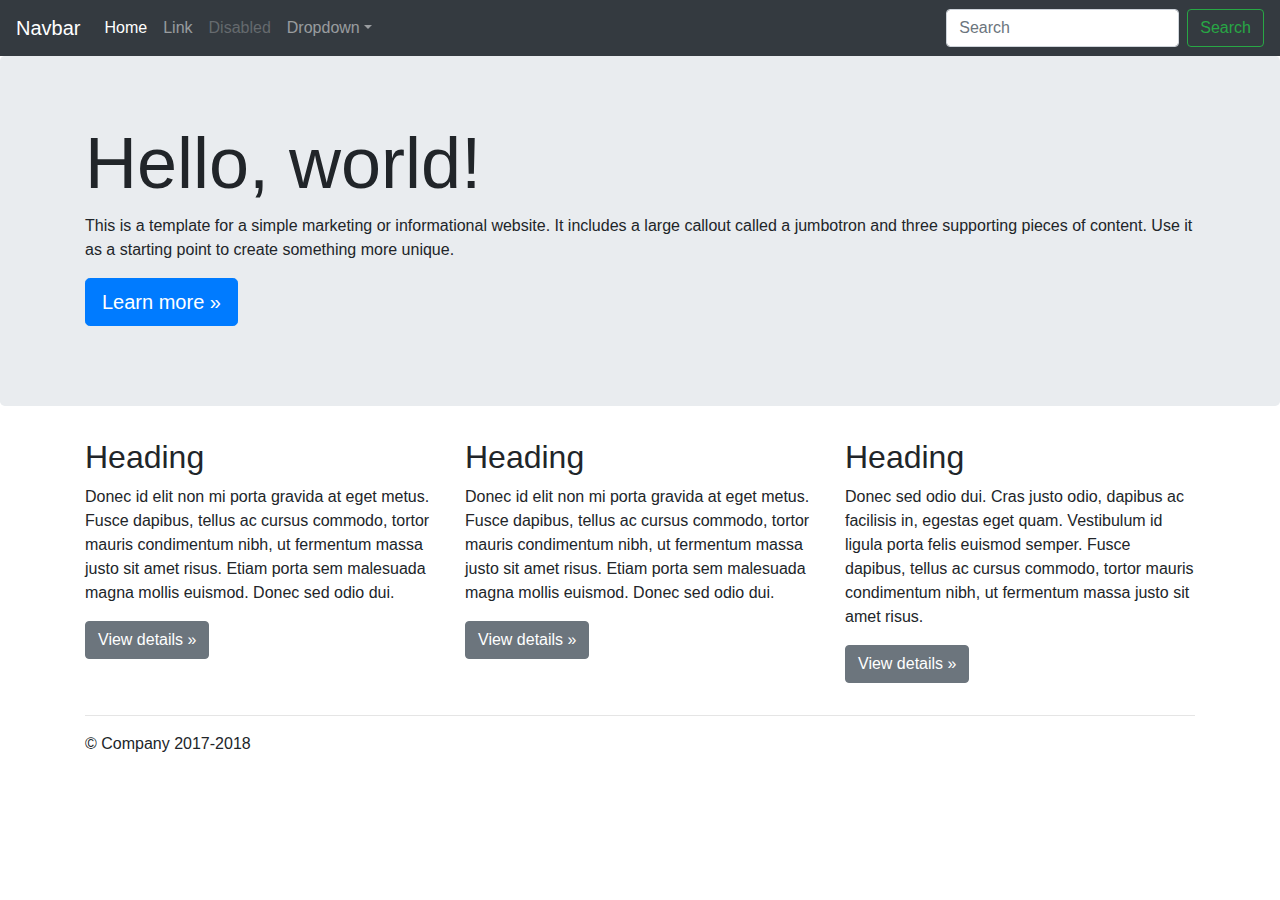
<file: src/main/resources/bootstrap-4.0.0/docs/4.0/examples/jumbotron/index.html>
<!doctype html>
<html lang="en">
  <head>
    <meta charset="utf-8">
    <meta name="viewport" content="width=device-width, initial-scale=1, shrink-to-fit=no">
    <meta name="description" content="">
    <meta name="author" content="">
    <link rel="icon" href="../../../../favicon.ico">

    <title>Jumbotron Template for Bootstrap</title>

    <!-- Bootstrap core CSS -->
    <link href="../../../../dist/css/bootstrap.min.css" rel="stylesheet">

    <!-- Custom styles for this template -->
    <link href="jumbotron.css" rel="stylesheet">
  </head>

  <body>

    <nav class="navbar navbar-expand-md navbar-dark fixed-top bg-dark">
      <a class="navbar-brand" href="#">Navbar</a>
      <button class="navbar-toggler" type="button" data-toggle="collapse" data-target="#navbarsExampleDefault" aria-controls="navbarsExampleDefault" aria-expanded="false" aria-label="Toggle navigation">
        <span class="navbar-toggler-icon"></span>
      </button>

      <div class="collapse navbar-collapse" id="navbarsExampleDefault">
        <ul class="navbar-nav mr-auto">
          <li class="nav-item active">
            <a class="nav-link" href="#">Home <span class="sr-only">(current)</span></a>
          </li>
          <li class="nav-item">
            <a class="nav-link" href="#">Link</a>
          </li>
          <li class="nav-item">
            <a class="nav-link disabled" href="#">Disabled</a>
          </li>
          <li class="nav-item dropdown">
            <a class="nav-link dropdown-toggle" href="http://example.com" id="dropdown01" data-toggle="dropdown" aria-haspopup="true" aria-expanded="false">Dropdown</a>
            <div class="dropdown-menu" aria-labelledby="dropdown01">
              <a class="dropdown-item" href="#">Action</a>
              <a class="dropdown-item" href="#">Another action</a>
              <a class="dropdown-item" href="#">Something else here</a>
            </div>
          </li>
        </ul>
        <form class="form-inline my-2 my-lg-0">
          <input class="form-control mr-sm-2" type="text" placeholder="Search" aria-label="Search">
          <button class="btn btn-outline-success my-2 my-sm-0" type="submit">Search</button>
        </form>
      </div>
    </nav>

    <main role="main">

      <!-- Main jumbotron for a primary marketing message or call to action -->
      <div class="jumbotron">
        <div class="container">
          <h1 class="display-3">Hello, world!</h1>
          <p>This is a template for a simple marketing or informational website. It includes a large callout called a jumbotron and three supporting pieces of content. Use it as a starting point to create something more unique.</p>
          <p><a class="btn btn-primary btn-lg" href="#" role="button">Learn more &raquo;</a></p>
        </div>
      </div>

      <div class="container">
        <!-- Example row of columns -->
        <div class="row">
          <div class="col-md-4">
            <h2>Heading</h2>
            <p>Donec id elit non mi porta gravida at eget metus. Fusce dapibus, tellus ac cursus commodo, tortor mauris condimentum nibh, ut fermentum massa justo sit amet risus. Etiam porta sem malesuada magna mollis euismod. Donec sed odio dui. </p>
            <p><a class="btn btn-secondary" href="#" role="button">View details &raquo;</a></p>
          </div>
          <div class="col-md-4">
            <h2>Heading</h2>
            <p>Donec id elit non mi porta gravida at eget metus. Fusce dapibus, tellus ac cursus commodo, tortor mauris condimentum nibh, ut fermentum massa justo sit amet risus. Etiam porta sem malesuada magna mollis euismod. Donec sed odio dui. </p>
            <p><a class="btn btn-secondary" href="#" role="button">View details &raquo;</a></p>
          </div>
          <div class="col-md-4">
            <h2>Heading</h2>
            <p>Donec sed odio dui. Cras justo odio, dapibus ac facilisis in, egestas eget quam. Vestibulum id ligula porta felis euismod semper. Fusce dapibus, tellus ac cursus commodo, tortor mauris condimentum nibh, ut fermentum massa justo sit amet risus.</p>
            <p><a class="btn btn-secondary" href="#" role="button">View details &raquo;</a></p>
          </div>
        </div>

        <hr>

      </div> <!-- /container -->

    </main>

    <footer class="container">
      <p>&copy; Company 2017-2018</p>
    </footer>

    <!-- Bootstrap core JavaScript
    ================================================== -->
    <!-- Placed at the end of the document so the pages load faster -->
    <script src="https://code.jquery.com/jquery-3.2.1.slim.min.js" integrity="sha384-KJ3o2DKtIkvYIK3UENzmM7KCkRr/rE9/Qpg6aAZGJwFDMVNA/GpGFF93hXpG5KkN" crossorigin="anonymous"></script>
    <script>window.jQuery || document.write('<script src="../../../../assets/js/vendor/jquery-slim.min.js"><\/script>')</script>
    <script src="../../../../assets/js/vendor/popper.min.js"></script>
    <script src="../../../../dist/js/bootstrap.min.js"></script>
  </body>
</html>
</file>
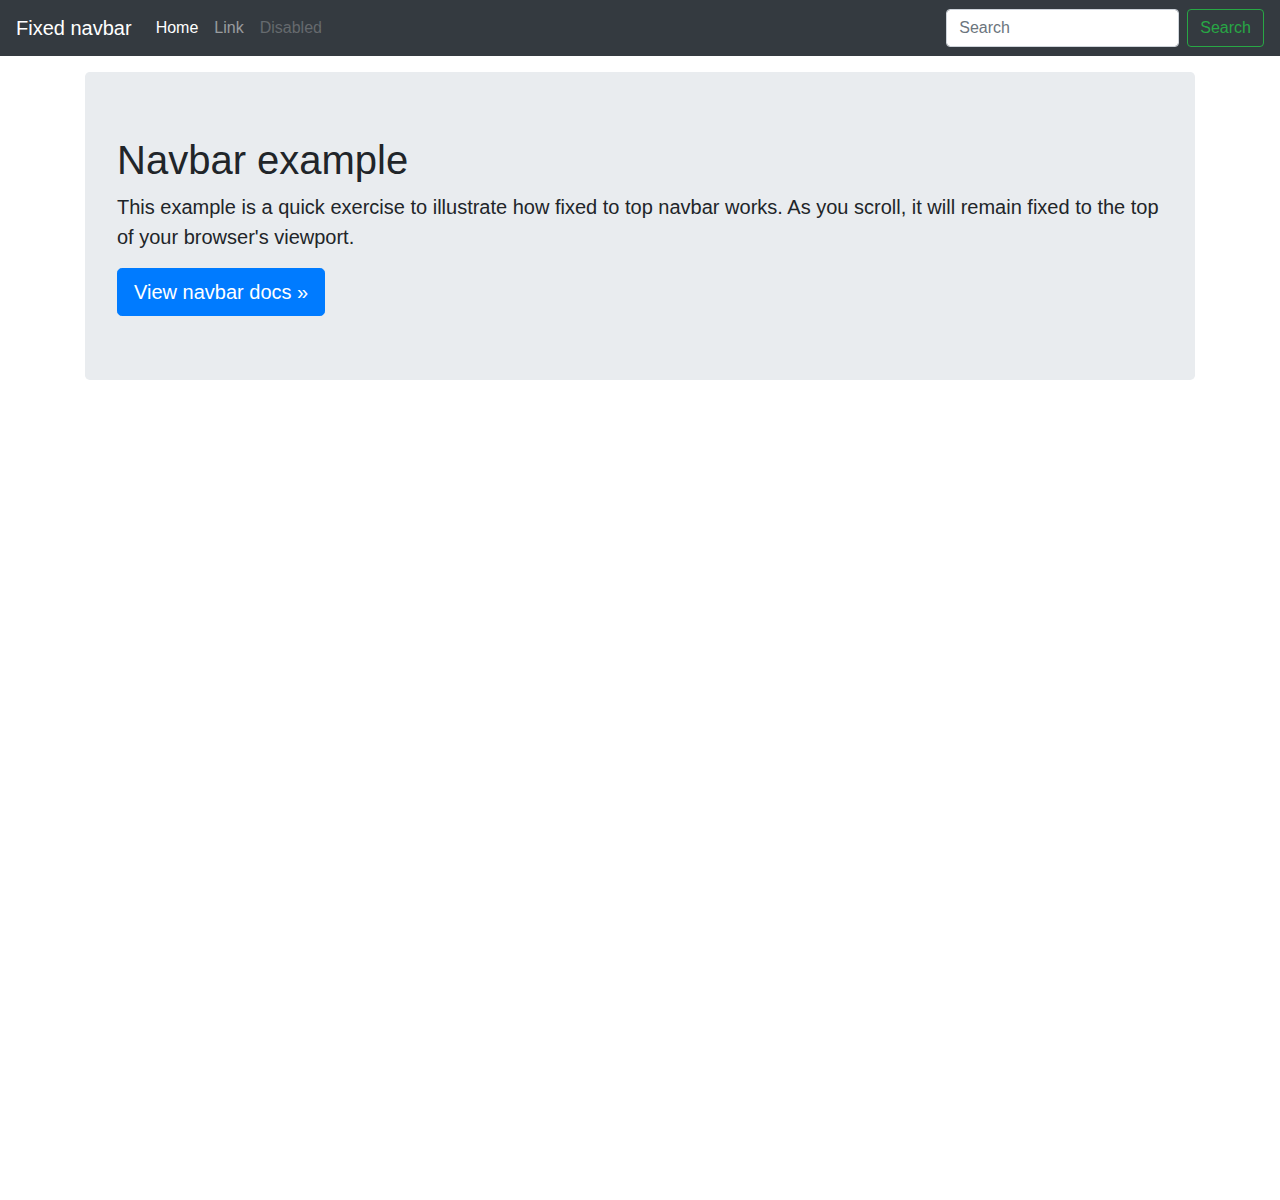
<file: src/main/resources/bootstrap-4.0.0/docs/4.0/examples/navbar-fixed/index.html>
<!doctype html>
<html lang="en">
  <head>
    <meta charset="utf-8">
    <meta name="viewport" content="width=device-width, initial-scale=1, shrink-to-fit=no">
    <meta name="description" content="">
    <meta name="author" content="">
    <link rel="icon" href="../../../../favicon.ico">

    <title>Fixed top navbar example for Bootstrap</title>

    <!-- Bootstrap core CSS -->
    <link href="../../../../dist/css/bootstrap.min.css" rel="stylesheet">

    <!-- Custom styles for this template -->
    <link href="navbar-top-fixed.css" rel="stylesheet">
  </head>

  <body>

    <nav class="navbar navbar-expand-md navbar-dark fixed-top bg-dark">
      <a class="navbar-brand" href="#">Fixed navbar</a>
      <button class="navbar-toggler" type="button" data-toggle="collapse" data-target="#navbarCollapse" aria-controls="navbarCollapse" aria-expanded="false" aria-label="Toggle navigation">
        <span class="navbar-toggler-icon"></span>
      </button>
      <div class="collapse navbar-collapse" id="navbarCollapse">
        <ul class="navbar-nav mr-auto">
          <li class="nav-item active">
            <a class="nav-link" href="#">Home <span class="sr-only">(current)</span></a>
          </li>
          <li class="nav-item">
            <a class="nav-link" href="#">Link</a>
          </li>
          <li class="nav-item">
            <a class="nav-link disabled" href="#">Disabled</a>
          </li>
        </ul>
        <form class="form-inline mt-2 mt-md-0">
          <input class="form-control mr-sm-2" type="text" placeholder="Search" aria-label="Search">
          <button class="btn btn-outline-success my-2 my-sm-0" type="submit">Search</button>
        </form>
      </div>
    </nav>

    <main role="main" class="container">
      <div class="jumbotron">
        <h1>Navbar example</h1>
        <p class="lead">This example is a quick exercise to illustrate how fixed to top navbar works. As you scroll, it will remain fixed to the top of your browser's viewport.</p>
        <a class="btn btn-lg btn-primary" href="../../components/navbar/" role="button">View navbar docs &raquo;</a>
      </div>
    </main>

    <!-- Bootstrap core JavaScript
    ================================================== -->
    <!-- Placed at the end of the document so the pages load faster -->
    <script src="https://code.jquery.com/jquery-3.2.1.slim.min.js" integrity="sha384-KJ3o2DKtIkvYIK3UENzmM7KCkRr/rE9/Qpg6aAZGJwFDMVNA/GpGFF93hXpG5KkN" crossorigin="anonymous"></script>
    <script>window.jQuery || document.write('<script src="../../../../assets/js/vendor/jquery-slim.min.js"><\/script>')</script>
    <script src="../../../../assets/js/vendor/popper.min.js"></script>
    <script src="../../../../dist/js/bootstrap.min.js"></script>
  </body>
</html>
</file>
<file: src/main/resources/bootstrap-4.0.0/docs/4.0/examples/album/album.css>
:root {
  --jumbotron-padding-y: 3rem;
}

.jumbotron {
  padding-top: var(--jumbotron-padding-y);
  padding-bottom: var(--jumbotron-padding-y);
  margin-bottom: 0;
  background-color: #fff;
}
@media (min-width: 768px) {
  .jumbotron {
    padding-top: calc(var(--jumbotron-padding-y) * 2);
    padding-bottom: calc(var(--jumbotron-padding-y) * 2);
  }
}

.jumbotron p:last-child {
  margin-bottom: 0;
}

.jumbotron-heading {
  font-weight: 300;
}

.jumbotron .container {
  max-width: 40rem;
}

footer {
  padding-top: 3rem;
  padding-bottom: 3rem;
}

footer p {
  margin-bottom: .25rem;
}

.box-shadow { box-shadow: 0 .25rem .75rem rgba(0, 0, 0, .05); }
</file>
<file: src/main/resources/bootstrap-4.0.0/docs/4.0/examples/blog/blog.css>
/* stylelint-disable selector-list-comma-newline-after */

.blog-header {
  line-height: 1;
  border-bottom: 1px solid #e5e5e5;
}

.blog-header-logo {
  font-family: "Playfair Display", Georgia, "Times New Roman", serif;
  font-size: 2.25rem;
}

.blog-header-logo:hover {
  text-decoration: none;
}

h1, h2, h3, h4, h5, h6 {
  font-family: "Playfair Display", Georgia, "Times New Roman", serif;
}

.display-4 {
  font-size: 2.5rem;
}
@media (min-width: 768px) {
  .display-4 {
    font-size: 3rem;
  }
}

.nav-scroller {
  position: relative;
  z-index: 2;
  height: 2.75rem;
  overflow-y: hidden;
}

.nav-scroller .nav {
  display: -webkit-box;
  display: -ms-flexbox;
  display: flex;
  -ms-flex-wrap: nowrap;
  flex-wrap: nowrap;
  padding-bottom: 1rem;
  margin-top: -1px;
  overflow-x: auto;
  text-align: center;
  white-space: nowrap;
  -webkit-overflow-scrolling: touch;
}

.nav-scroller .nav-link {
  padding-top: .75rem;
  padding-bottom: .75rem;
  font-size: .875rem;
}

.card-img-right {
  height: 100%;
  border-radius: 0 3px 3px 0;
}

.flex-auto {
  -ms-flex: 0 0 auto;
  -webkit-box-flex: 0;
  flex: 0 0 auto;
}

.h-250 { height: 250px; }
@media (min-width: 768px) {
  .h-md-250 { height: 250px; }
}

.border-top { border-top: 1px solid #e5e5e5; }
.border-bottom { border-bottom: 1px solid #e5e5e5; }

.box-shadow { box-shadow: 0 .25rem .75rem rgba(0, 0, 0, .05); }

/*
 * Blog name and description
 */
.blog-title {
  margin-bottom: 0;
  font-size: 2rem;
  font-weight: 400;
}
.blog-description {
  font-size: 1.1rem;
  color: #999;
}

@media (min-width: 40em) {
  .blog-title {
    font-size: 3.5rem;
  }
}

/* Pagination */
.blog-pagination {
  margin-bottom: 4rem;
}
.blog-pagination > .btn {
  border-radius: 2rem;
}

/*
 * Blog posts
 */
.blog-post {
  margin-bottom: 4rem;
}
.blog-post-title {
  margin-bottom: .25rem;
  font-size: 2.5rem;
}
.blog-post-meta {
  margin-bottom: 1.25rem;
  color: #999;
}

/*
 * Footer
 */
.blog-footer {
  padding: 2.5rem 0;
  color: #999;
  text-align: center;
  background-color: #f9f9f9;
  border-top: .05rem solid #e5e5e5;
}
.blog-footer p:last-child {
  margin-bottom: 0;
}
</file>
<file: src/main/resources/bootstrap-4.0.0/docs/4.0/examples/carousel/carousel.css>
/* GLOBAL STYLES
-------------------------------------------------- */
/* Padding below the footer and lighter body text */

body {
  padding-top: 3rem;
  padding-bottom: 3rem;
  color: #5a5a5a;
}


/* CUSTOMIZE THE CAROUSEL
-------------------------------------------------- */

/* Carousel base class */
.carousel {
  margin-bottom: 4rem;
}
/* Since positioning the image, we need to help out the caption */
.carousel-caption {
  bottom: 3rem;
  z-index: 10;
}

/* Declare heights because of positioning of img element */
.carousel-item {
  height: 32rem;
  background-color: #777;
}
.carousel-item > img {
  position: absolute;
  top: 0;
  left: 0;
  min-width: 100%;
  height: 32rem;
}


/* MARKETING CONTENT
-------------------------------------------------- */

/* Center align the text within the three columns below the carousel */
.marketing .col-lg-4 {
  margin-bottom: 1.5rem;
  text-align: center;
}
.marketing h2 {
  font-weight: 400;
}
.marketing .col-lg-4 p {
  margin-right: .75rem;
  margin-left: .75rem;
}


/* Featurettes
------------------------- */

.featurette-divider {
  margin: 5rem 0; /* Space out the Bootstrap <hr> more */
}

/* Thin out the marketing headings */
.featurette-heading {
  font-weight: 300;
  line-height: 1;
  letter-spacing: -.05rem;
}


/* RESPONSIVE CSS
-------------------------------------------------- */

@media (min-width: 40em) {
  /* Bump up size of carousel content */
  .carousel-caption p {
    margin-bottom: 1.25rem;
    font-size: 1.25rem;
    line-height: 1.4;
  }

  .featurette-heading {
    font-size: 50px;
  }
}

@media (min-width: 62em) {
  .featurette-heading {
    margin-top: 7rem;
  }
}
</file>
<file: src/main/resources/bootstrap-4.0.0/docs/4.0/examples/cover/cover.css>
/*
 * Globals
 */

/* Links */
a,
a:focus,
a:hover {
  color: #fff;
}

/* Custom default button */
.btn-secondary,
.btn-secondary:hover,
.btn-secondary:focus {
  color: #333;
  text-shadow: none; /* Prevent inheritance from `body` */
  background-color: #fff;
  border: .05rem solid #fff;
}


/*
 * Base structure
 */

html,
body {
  height: 100%;
  background-color: #333;
}

body {
  display: -ms-flexbox;
  display: -webkit-box;
  display: flex;
  -ms-flex-pack: center;
  -webkit-box-pack: center;
  justify-content: center;
  color: #fff;
  text-shadow: 0 .05rem .1rem rgba(0, 0, 0, .5);
  box-shadow: inset 0 0 5rem rgba(0, 0, 0, .5);
}

.cover-container {
  max-width: 42em;
}


/*
 * Header
 */
.masthead {
  margin-bottom: 2rem;
}

.masthead-brand {
  margin-bottom: 0;
}

.nav-masthead .nav-link {
  padding: .25rem 0;
  font-weight: 700;
  color: rgba(255, 255, 255, .5);
  background-color: transparent;
  border-bottom: .25rem solid transparent;
}

.nav-masthead .nav-link:hover,
.nav-masthead .nav-link:focus {
  border-bottom-color: rgba(255, 255, 255, .25);
}

.nav-masthead .nav-link + .nav-link {
  margin-left: 1rem;
}

.nav-masthead .active {
  color: #fff;
  border-bottom-color: #fff;
}

@media (min-width: 48em) {
  .masthead-brand {
    float: left;
  }
  .nav-masthead {
    float: right;
  }
}


/*
 * Cover
 */
.cover {
  padding: 0 1.5rem;
}
.cover .btn-lg {
  padding: .75rem 1.25rem;
  font-weight: 700;
}


/*
 * Footer
 */
.mastfoot {
  color: rgba(255, 255, 255, .5);
}
</file>
<file: src/main/resources/bootstrap-4.0.0/docs/4.0/examples/grid/grid.css>
body {
  padding-top: 2rem;
  padding-bottom: 2rem;
}

h3 {
  margin-top: 2rem;
}

.row {
  margin-bottom: 1rem;
}
.row .row {
  margin-top: 1rem;
  margin-bottom: 0;
}
[class*="col-"] {
  padding-top: 1rem;
  padding-bottom: 1rem;
  background-color: rgba(86, 61, 124, .15);
  border: 1px solid rgba(86, 61, 124, .2);
}

hr {
  margin-top: 2rem;
  margin-bottom: 2rem;
}
</file>
<file: src/main/resources/bootstrap-4.0.0/docs/4.0/examples/jumbotron/jumbotron.css>
/* Move down content because we have a fixed navbar that is 3.5rem tall */
body {
  padding-top: 3.5rem;
}
</file>
<file: src/main/resources/bootstrap-4.0.0/docs/4.0/examples/navbar-fixed/navbar-top-fixed.css>
/* Show it is fixed to the top */
body {
  min-height: 75rem;
  padding-top: 4.5rem;
}
</file>
<file: src/main/resources/bootstrap-4.0.0/js/tests/vendor/qunit.css>
/*!
 * QUnit 2.4.1
 * https://qunitjs.com/
 *
 * Copyright jQuery Foundation and other contributors
 * Released under the MIT license
 * https://jquery.org/license
 *
 * Date: 2017-10-22T05:12Z
 */

/** Font Family and Sizes */

#qunit-tests, #qunit-header, #qunit-banner, #qunit-testrunner-toolbar, #qunit-filteredTest, #qunit-userAgent, #qunit-testresult {
	font-family: "Helvetica Neue Light", "HelveticaNeue-Light", "Helvetica Neue", Calibri, Helvetica, Arial, sans-serif;
}

#qunit-testrunner-toolbar, #qunit-filteredTest, #qunit-userAgent, #qunit-testresult, #qunit-tests li { font-size: small; }
#qunit-tests { font-size: smaller; }


/** Resets */

#qunit-tests, #qunit-header, #qunit-banner, #qunit-filteredTest, #qunit-userAgent, #qunit-testresult, #qunit-modulefilter {
	margin: 0;
	padding: 0;
}


/** Header (excluding toolbar) */

#qunit-header {
	padding: 0.5em 0 0.5em 1em;

	color: #8699A4;
	background-color: #0D3349;

	font-size: 1.5em;
	line-height: 1em;
	font-weight: 400;

	border-radius: 5px 5px 0 0;
}

#qunit-header a {
	text-decoration: none;
	color: #C2CCD1;
}

#qunit-header a:hover,
#qunit-header a:focus {
	color: #FFF;
}

#qunit-banner {
	height: 5px;
}

#qunit-filteredTest {
	padding: 0.5em 1em 0.5em 1em;
	color: #366097;
	background-color: #F4FF77;
}

#qunit-userAgent {
	padding: 0.5em 1em 0.5em 1em;
	color: #FFF;
	background-color: #2B81AF;
	text-shadow: rgba(0, 0, 0, 0.5) 2px 2px 1px;
}


/** Toolbar */

#qunit-testrunner-toolbar {
	padding: 0.5em 1em 0.5em 1em;
	color: #5E740B;
	background-color: #EEE;
}

#qunit-testrunner-toolbar .clearfix {
	height: 0;
	clear: both;
}

#qunit-testrunner-toolbar label {
	display: inline-block;
}

#qunit-testrunner-toolbar input[type=checkbox],
#qunit-testrunner-toolbar input[type=radio] {
	margin: 3px;
	vertical-align: -2px;
}

#qunit-testrunner-toolbar input[type=text] {
	box-sizing: border-box;
	height: 1.6em;
}

.qunit-url-config,
.qunit-filter,
#qunit-modulefilter {
	display: inline-block;
	line-height: 2.1em;
}

.qunit-filter,
#qunit-modulefilter {
	float: right;
	position: relative;
	margin-left: 1em;
}

.qunit-url-config label {
	margin-right: 0.5em;
}

#qunit-modulefilter-search {
	box-sizing: border-box;
	width: 400px;
}

#qunit-modulefilter-search-container:after {
	position: absolute;
	right: 0.3em;
	content: "\25bc";
	color: black;
}

#qunit-modulefilter-dropdown {
	/* align with #qunit-modulefilter-search */
	box-sizing: border-box;
	width: 400px;
	position: absolute;
	right: 0;
	top: 50%;
	margin-top: 0.8em;

	border: 1px solid #D3D3D3;
	border-top: none;
	border-radius: 0 0 .25em .25em;
	color: #000;
	background-color: #F5F5F5;
	z-index: 99;
}

#qunit-modulefilter-dropdown a {
	color: inherit;
	text-decoration: none;
}

#qunit-modulefilter-dropdown .clickable.checked {
	font-weight: bold;
	color: #000;
	background-color: #D2E0E6;
}

#qunit-modulefilter-dropdown .clickable:hover {
	color: #FFF;
	background-color: #0D3349;
}

#qunit-modulefilter-actions {
	display: block;
	overflow: auto;

	/* align with #qunit-modulefilter-dropdown-list */
	font: smaller/1.5em sans-serif;
}

#qunit-modulefilter-dropdown #qunit-modulefilter-actions > * {
	box-sizing: border-box;
	max-height: 2.8em;
	display: block;
	padding: 0.4em;
}

#qunit-modulefilter-dropdown #qunit-modulefilter-actions > button {
	float: right;
	font: inherit;
}

#qunit-modulefilter-dropdown #qunit-modulefilter-actions > :last-child {
	/* insert padding to align with checkbox margins */
	padding-left: 3px;
}

#qunit-modulefilter-dropdown-list {
	max-height: 200px;
	overflow-y: auto;
	margin: 0;
	border-top: 2px groove threedhighlight;
	padding: 0.4em 0 0;
	font: smaller/1.5em sans-serif;
}

#qunit-modulefilter-dropdown-list li {
	white-space: nowrap;
	overflow: hidden;
	text-overflow: ellipsis;
}

#qunit-modulefilter-dropdown-list .clickable {
	display: block;
	padding-left: 0.15em;
}


/** Tests: Pass/Fail */

#qunit-tests {
	list-style-position: inside;
}

#qunit-tests li {
	padding: 0.4em 1em 0.4em 1em;
	border-bottom: 1px solid #FFF;
	list-style-position: inside;
}

#qunit-tests > li {
	display: none;
}

#qunit-tests li.running,
#qunit-tests li.pass,
#qunit-tests li.fail,
#qunit-tests li.skipped,
#qunit-tests li.aborted {
	display: list-item;
}

#qunit-tests.hidepass {
	position: relative;
}

#qunit-tests.hidepass li.running,
#qunit-tests.hidepass li.pass:not(.todo) {
	visibility: hidden;
	position: absolute;
	width:   0;
	height:  0;
	padding: 0;
	border:  0;
	margin:  0;
}

#qunit-tests li strong {
	cursor: pointer;
}

#qunit-tests li.skipped strong {
	cursor: default;
}

#qunit-tests li a {
	padding: 0.5em;
	color: #C2CCD1;
	text-decoration: none;
}

#qunit-tests li p a {
	padding: 0.25em;
	color: #6B6464;
}
#qunit-tests li a:hover,
#qunit-tests li a:focus {
	color: #000;
}

#qunit-tests li .runtime {
	float: right;
	font-size: smaller;
}

.qunit-assert-list {
	margin-top: 0.5em;
	padding: 0.5em;

	background-color: #FFF;

	border-radius: 5px;
}

.qunit-source {
	margin: 0.6em 0 0.3em;
}

.qunit-collapsed {
	display: none;
}

#qunit-tests table {
	border-collapse: collapse;
	margin-top: 0.2em;
}

#qunit-tests th {
	text-align: right;
	vertical-align: top;
	padding: 0 0.5em 0 0;
}

#qunit-tests td {
	vertical-align: top;
}

#qunit-tests pre {
	margin: 0;
	white-space: pre-wrap;
	word-wrap: break-word;
}

#qunit-tests del {
	color: #374E0C;
	background-color: #E0F2BE;
	text-decoration: none;
}

#qunit-tests ins {
	color: #500;
	background-color: #FFCACA;
	text-decoration: none;
}

/*** Test Counts */

#qunit-tests b.counts                       { color: #000; }
#qunit-tests b.passed                       { color: #5E740B; }
#qunit-tests b.failed                       { color: #710909; }

#qunit-tests li li {
	padding: 5px;
	background-color: #FFF;
	border-bottom: none;
	list-style-position: inside;
}

/*** Passing Styles */

#qunit-tests li li.pass {
	color: #3C510C;
	background-color: #FFF;
	border-left: 10px solid #C6E746;
}

#qunit-tests .pass                          { color: #528CE0; background-color: #D2E0E6; }
#qunit-tests .pass .test-name               { color: #366097; }

#qunit-tests .pass .test-actual,
#qunit-tests .pass .test-expected           { color: #999; }

#qunit-banner.qunit-pass                    { background-color: #C6E746; }

/*** Failing Styles */

#qunit-tests li li.fail {
	color: #710909;
	background-color: #FFF;
	border-left: 10px solid #EE5757;
	white-space: pre;
}

#qunit-tests > li:last-child {
	border-radius: 0 0 5px 5px;
}

#qunit-tests .fail                          { color: #000; background-color: #EE5757; }
#qunit-tests .fail .test-name,
#qunit-tests .fail .module-name             { color: #000; }

#qunit-tests .fail .test-actual             { color: #EE5757; }
#qunit-tests .fail .test-expected           { color: #008000; }

#qunit-banner.qunit-fail                    { background-color: #EE5757; }


/*** Aborted tests */
#qunit-tests .aborted { color: #000; background-color: orange; }
/*** Skipped tests */

#qunit-tests .skipped {
	background-color: #EBECE9;
}

#qunit-tests .qunit-todo-label,
#qunit-tests .qunit-skipped-label {
	background-color: #F4FF77;
	display: inline-block;
	font-style: normal;
	color: #366097;
	line-height: 1.8em;
	padding: 0 0.5em;
	margin: -0.4em 0.4em -0.4em 0;
}

#qunit-tests .qunit-todo-label {
	background-color: #EEE;
}

/** Result */

#qunit-testresult {
	color: #2B81AF;
	background-color: #D2E0E6;

	border-bottom: 1px solid #FFF;
}
#qunit-testresult .clearfix {
	height: 0;
	clear: both;
}
#qunit-testresult .module-name {
	font-weight: 700;
}
#qunit-testresult-display {
	padding: 0.5em 1em 0.5em 1em;
	width: 85%;
	float:left;
}
#qunit-testresult-controls {
	padding: 0.5em 1em 0.5em 1em;
  width: 10%;
	float:left;
}

/** Fixture */

#qunit-fixture {
	position: absolute;
	top: -10000px;
	left: -10000px;
	width: 1000px;
	height: 1000px;
}
</file>
